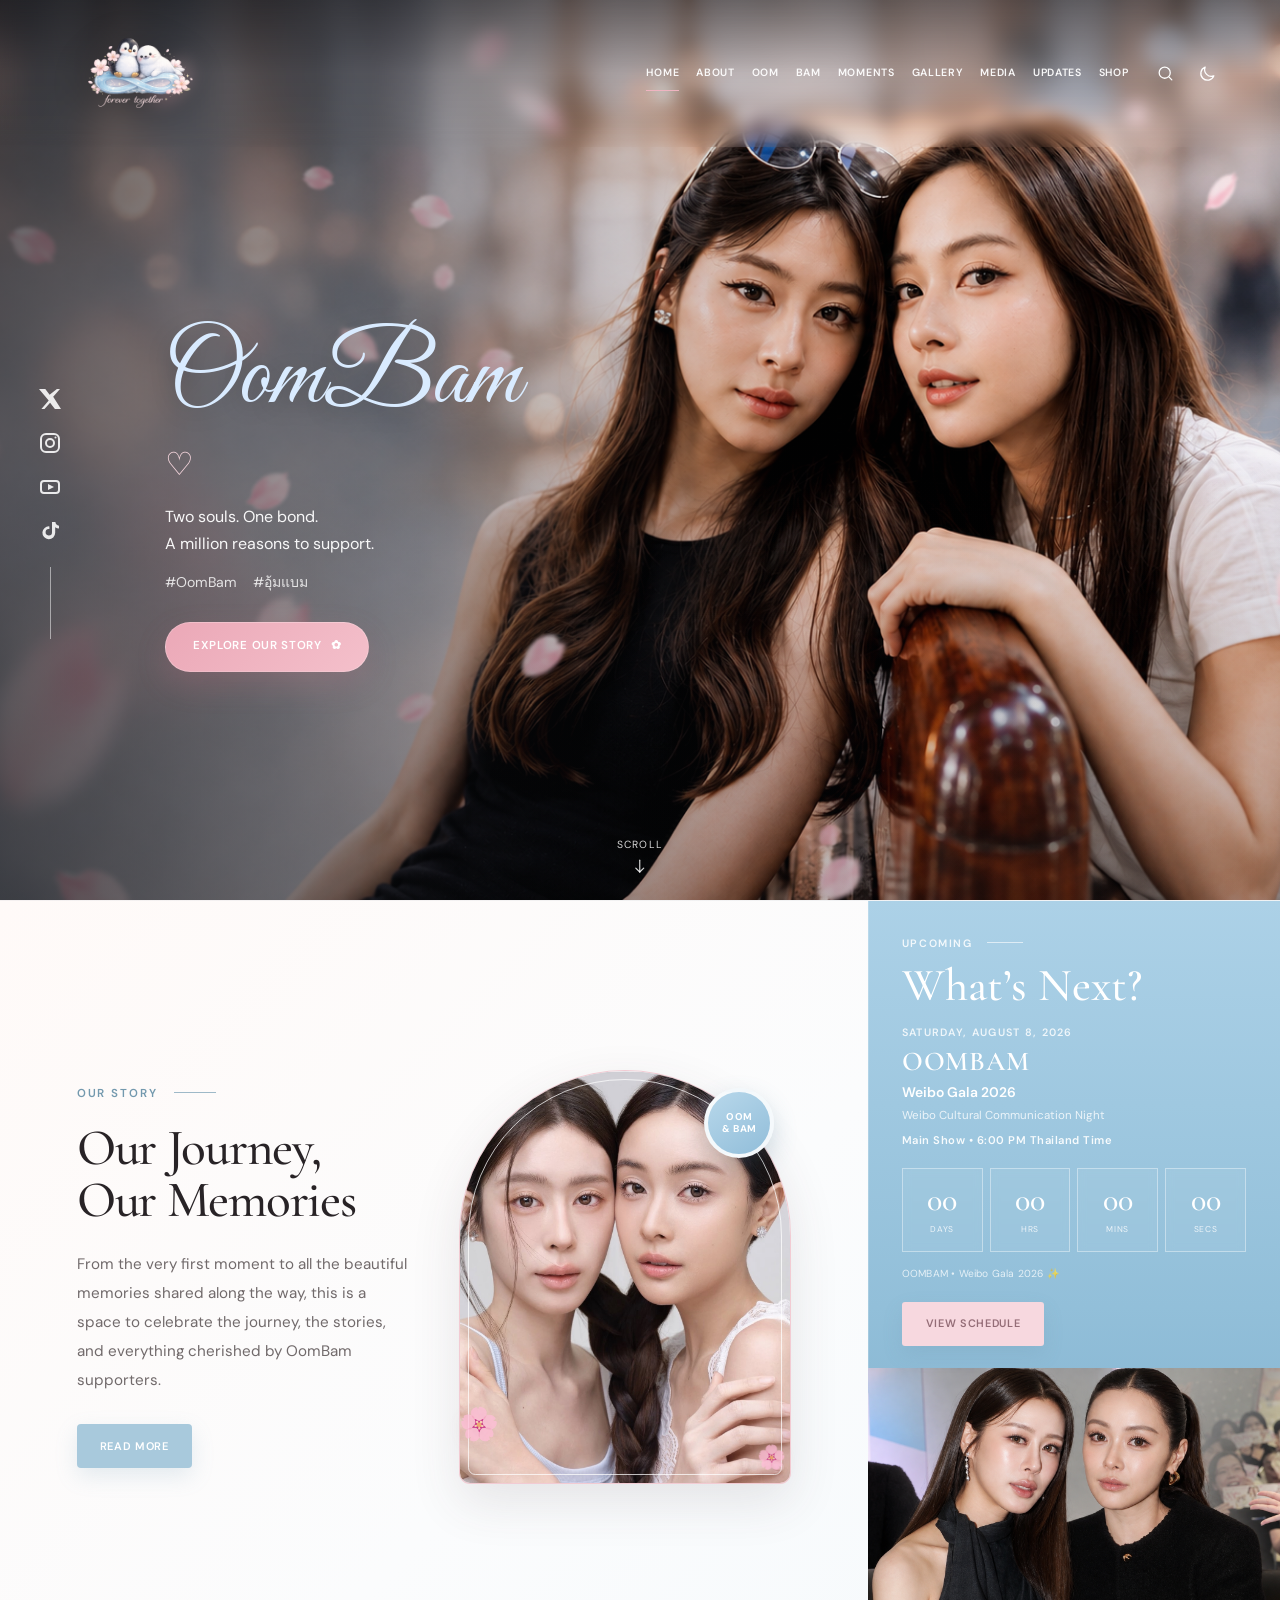
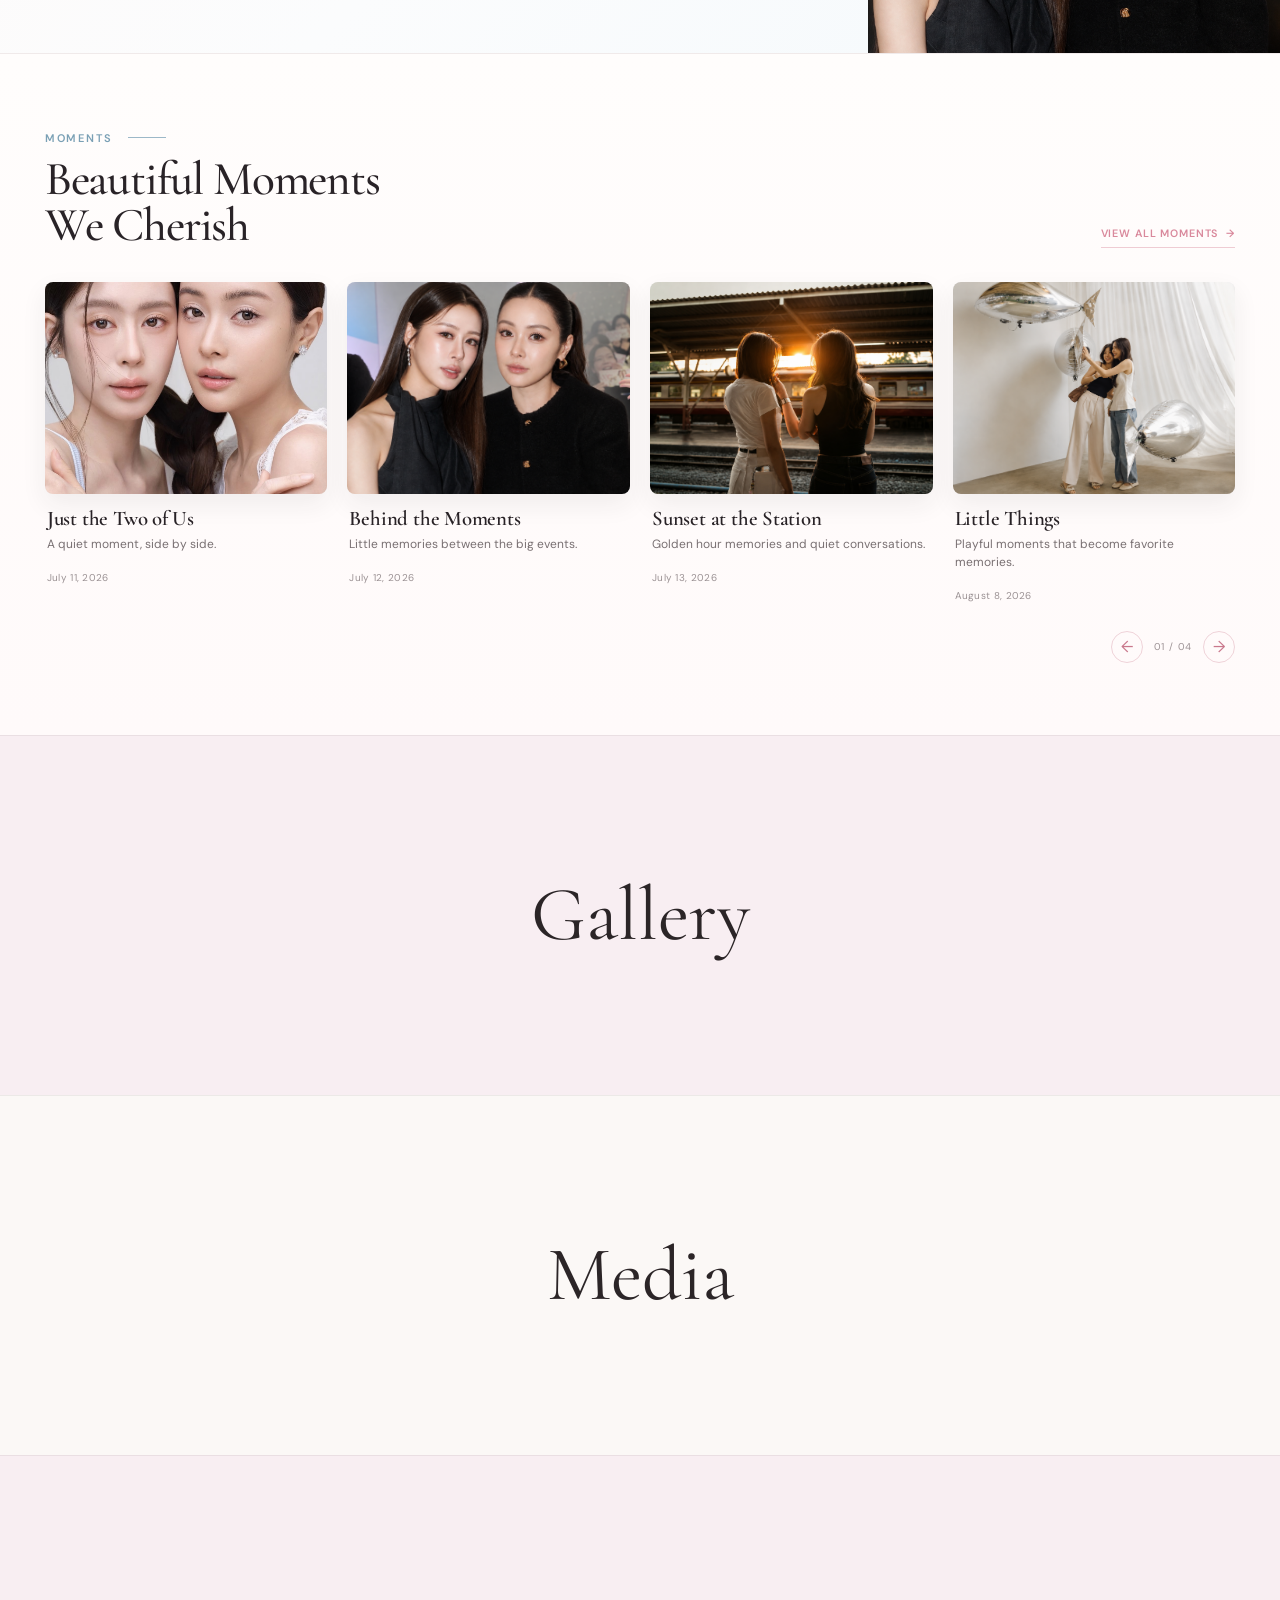
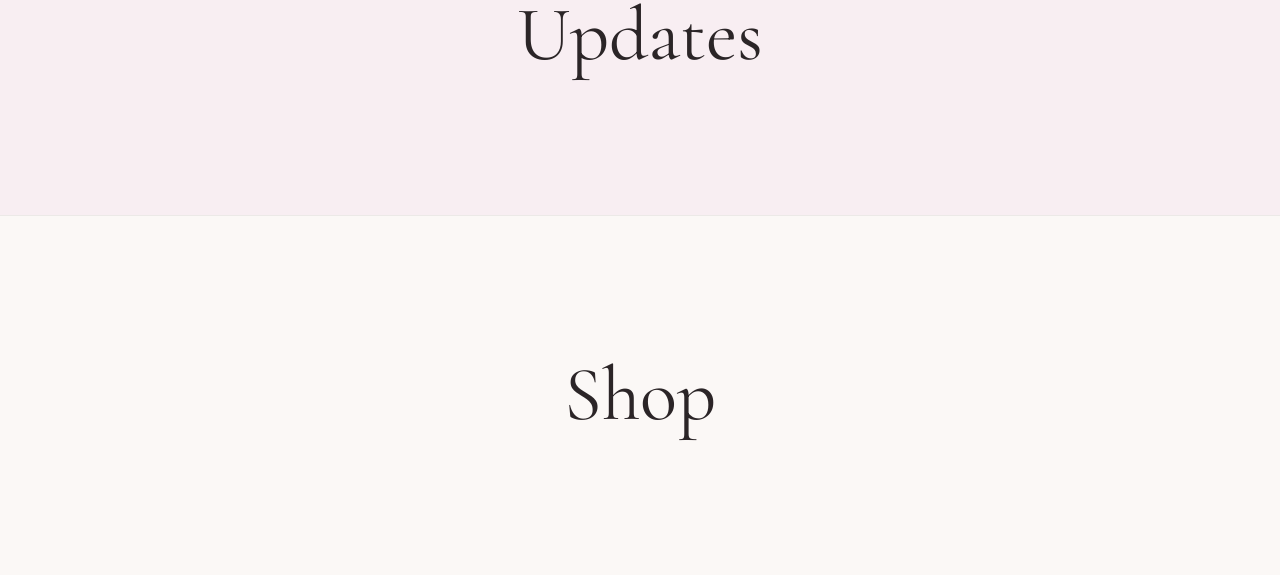
<file: index.html>
<!DOCTYPE html>
<html lang="en">

<head>
  <meta charset="UTF-8">

  <meta
    name="viewport"
    content="width=device-width, initial-scale=1.0"
  >

  <meta
    name="description"
    content="An unofficial OomBam fan site celebrating Oom Eisaya and Bam Saralee."
  >

  <title>OomBam | Forever Together</title>

  <link rel="preconnect" href="https://fonts.googleapis.com">

  <link
    rel="preconnect"
    href="https://fonts.gstatic.com"
    crossorigin
  >

  <link
    href="https://fonts.googleapis.com/css2?family=Cormorant+Garamond:wght@400;500;600&family=DM+Sans:wght@400;500;600;700&family=Great+Vibes&display=swap"
    rel="stylesheet"
  >

  <link
    rel="stylesheet"
    href="css/style.css"
  >
</head>

<body>

  <!-- =========================
       HEADER
  ========================== -->

  <header
    class="site-header"
    id="siteHeader"
  >

    <a
      href="#home"
      class="brand"
      aria-label="OomBam home"
    >
      <img
        src="assets/images/logo-icon-v2.png"
        alt="OomBam Forever Together"
        class="brand-logo"
      >
    </a>

    <nav
      class="desktop-nav"
      aria-label="Main navigation"
    >
      <a href="#home" class="nav-link active">Home</a>
      <a href="#about" class="nav-link">About</a>
      <a href="oom.html" class="nav-link">Oom</a>
      <a href="bam.html" class="nav-link">Bam</a>
      <a href="#moments" class="nav-link">Moments</a>
      <a href="#gallery" class="nav-link">Gallery</a>
      <a href="#media" class="nav-link">Media</a>
      <a href="#updates" class="nav-link">Updates</a>
      <a href="#shop" class="nav-link">Shop</a>
    </nav>

    <div class="header-actions">

      <button
        class="header-icon"
        type="button"
        aria-label="Search"
      >
        <svg
          viewBox="0 0 24 24"
          aria-hidden="true"
        >
          <circle cx="11" cy="11" r="7"></circle>
          <path d="M20 20L16.6 16.6"></path>
        </svg>
      </button>

      <button
        class="header-icon"
        id="themeToggle"
        type="button"
        aria-label="Switch theme"
      >
        <svg
          viewBox="0 0 24 24"
          aria-hidden="true"
        >
          <path
            d="M20 15A8.5 8.5 0 0 1 9 4
               8.5 8.5 0 1 0 20 15Z"
          ></path>
        </svg>
      </button>

      <button
        class="menu-toggle"
        id="menuToggle"
        type="button"
        aria-label="Open navigation menu"
        aria-expanded="false"
        aria-controls="mobileMenu"
      >
        <span></span>
        <span></span>
        <span></span>
      </button>

    </div>

  </header>


  <!-- =========================
       MOBILE MENU
  ========================== -->

  <div
    class="mobile-menu"
    id="mobileMenu"
    aria-hidden="true"
  >

    <nav
      class="mobile-menu-panel"
      aria-label="Mobile navigation"
    >
      <a href="#home">Home</a>
      <a href="#about">About</a>
      <a href="oom.html">Oom</a>
      <a href="bam.html">Bam</a>
      <a href="#moments">Moments</a>
      <a href="#gallery">Gallery</a>
      <a href="#media">Media</a>
      <a href="#updates">Updates</a>
      <a href="#shop">Shop</a>
    </nav>

  </div>


  <main>

    <!-- =========================
         HERO
    ========================== -->

    <section
      class="hero"
      id="home"
    >

      <div
        class="hero-background"
        aria-hidden="true"
      ></div>

      <div
        class="hero-overlay"
        aria-hidden="true"
      ></div>

      <aside
    class="hero-socials"
    aria-label="OomBam social media links"
>

    <!-- X -->

    <a
        href="https://x.com/oombam_ch3?s=11&t=mloznPWW6xAc3ztlZzFEMg"
        target="_blank"
        rel="noopener noreferrer"
        aria-label="Follow OomBam on X"
        class="social-icon"
    >
        <svg viewBox="0 0 24 24">
            <path
                d="M18.9 2H22l-6.8 7.8L23 22h-6.1l-4.8-6.3L6.5 22H3.4l7.3-8.4L1 2h6.3l4.3 5.8L18.9 2Z"
                fill="currentColor"
            />
        </svg>
    </a>

    <!-- Instagram -->

    <a
        href="https://www.instagram.com/oombam_ch3?igsh=M2VrbTR3aGg3YzYy"
        target="_blank"
        rel="noopener noreferrer"
        aria-label="Follow OomBam on Instagram"
        class="social-icon"
    >
        <svg viewBox="0 0 24 24">
            <rect
                x="3"
                y="3"
                width="18"
                height="18"
                rx="5"
                fill="none"
                stroke="currentColor"
                stroke-width="2"
            />
            <circle
                cx="12"
                cy="12"
                r="4"
                fill="none"
                stroke="currentColor"
                stroke-width="2"
            />
            <circle
                cx="17.5"
                cy="6.5"
                r="1"
                fill="currentColor"
            />
        </svg>
    </a>

    <!-- YouTube -->

    <a
        href="https://youtube.com/playlist?list=PL0VVVtBqsoupB9qJQfWYq2dB02T0OXK1P&si=GM_D3Nq5OgahClzT"
        target="_blank"
        rel="noopener noreferrer"
        aria-label="Watch OomBam on YouTube"
        class="social-icon"
    >
        <svg viewBox="0 0 24 24">
            <rect
                x="3"
                y="6"
                width="18"
                height="12"
                rx="3"
                fill="none"
                stroke="currentColor"
                stroke-width="2"
            />
            <path
                d="M10 9L16 12L10 15Z"
                fill="currentColor"
            />
        </svg>
    </a>

    <!-- TikTok -->

    <a
        href="https://www.tiktok.com/@oombam_ch3"
        target="_blank"
        rel="noopener noreferrer"
        aria-label="Follow OomBam on TikTok"
        class="social-icon"
    >
        <svg viewBox="0 0 24 24">
            <path
                d="M14 3v10.2a3.2 3.2 0 1 1-2.6-3.1V7.4a6.4 6.4 0 1 0 5.8 6.4V8.3a6.7 6.7 0 0 0 3.8 1.2V6.8A4.4 4.4 0 0 1 17.4 3Z"
                fill="currentColor"
            />
        </svg>
    </a>

    <span
        class="social-line"
        aria-hidden="true"
    ></span>

</aside>

      <div class="hero-content">

        <h1 class="hero-title">
          OomBam
        </h1>

        <div
          class="hero-heart"
          aria-hidden="true"
        >
          ♡
        </div>

        <p class="hero-description">
          Two souls. One bond.<br>
          A million reasons to support.
        </p>

        <p class="hero-hashtags">
          #OomBam &nbsp;&nbsp; #อุ้มแบม
        </p>

        <a
          href="#about"
          class="primary-button"
        >
          <span>Explore Our Story</span>
          <span aria-hidden="true">✿</span>
        </a>

      </div>

      <a
        href="#about"
        class="scroll-indicator"
        aria-label="Scroll to our story"
      >

        <span>
          Scroll
        </span>

        <svg
          viewBox="0 0 24 24"
          aria-hidden="true"
        >
          <path d="M12 4V19"></path>
          <path d="M7 14L12 19L17 14"></path>
        </svg>

      </a>

    </section>


    <!-- =================================================
         OUR JOURNEY + WHAT'S NEXT
    ================================================== -->

    <section
      class="story-section"
      id="about"
    >

      <div class="story-grid">

        <!-- =========================
             OUR JOURNEY
        ========================== -->

        <article class="story-panel">

          <div class="story-copy-block">

            <p class="section-label">
              Our Story
            </p>

            <h2>
              Our Journey,<br>
              Our Memories
            </h2>

            <p class="story-copy">
              From the very first moment to all the beautiful
              memories shared along the way, this is a space
              to celebrate the journey, the stories, and
              everything cherished by OomBam supporters.
            </p>

            <a
              href="#"
              class="secondary-button"
            >
              Read More
            </a>

          </div>


          <!-- STORY PHOTO -->

          <div class="story-photo-wrap">

            <div class="story-photo-frame">

              <img
                src="assets/images/story-photo.jpg"
                alt="Oom and Bam"
                class="story-photo"
              >

            </div>

            <span class="story-badge">
              OOM<br>& BAM
            </span>

            <span
              class="story-flower story-flower-left"
              aria-hidden="true"
            >
              🌸
            </span>

            <span
              class="story-flower story-flower-right"
              aria-hidden="true"
            >
              🌸
            </span>

          </div>

        </article>


        <!-- =========================
             WHAT'S NEXT
        ========================== -->

        <aside class="upcoming-panel">

          <div class="upcoming-content">

            <p class="upcoming-label">
              Upcoming
            </p>

            <h3>
              What’s Next?
            </h3>

            <div class="upcoming-event">

              <p class="event-date">
                Saturday, August 8, 2026
              </p>

              <h4 class="event-title">
                OOMBAM
              </h4>

              <p class="event-name">
                Weibo Gala 2026
              </p>

              <p class="event-subtitle">
                Weibo Cultural Communication Night
              </p>

              <p class="event-time">
                Main Show • 6:00 PM Thailand Time
              </p>

            </div>


            <!-- LIVE COUNTDOWN -->

            <div
              class="countdown-grid"
              id="eventCountdown"
              data-event-date="2026-08-08T18:00:00+07:00"
            >

              <div class="countdown-box">

                <strong id="countdownDays">
                  --
                </strong>

                <span>
                  Days
                </span>

              </div>

              <div class="countdown-box">

                <strong id="countdownHours">
                  --
                </strong>

                <span>
                  Hrs
                </span>

              </div>

              <div class="countdown-box">

                <strong id="countdownMinutes">
                  --
                </strong>

                <span>
                  Mins
                </span>

              </div>

              <div class="countdown-box">

                <strong id="countdownSeconds">
                  --
                </strong>

                <span>
                  Secs
                </span>

              </div>

            </div>

            <p
              class="countdown-status"
              id="countdownStatus"
              aria-live="polite"
            >
              Main show • August 8, 2026 • 6:00 PM Thailand Time
            </p>

            <a
              href="#updates"
              class="schedule-button"
            >
              View Schedule
            </a>

          </div>


          <!-- UPCOMING PHOTO -->

          <div class="upcoming-photo-wrap">

            <img
              src="assets/images/upcoming-photo-v2.jpg"
              alt="Oom and Bam together at an event"
              class="upcoming-photo"
              loading="eager"
            >

          </div>

        </aside>

      </div>

    </section>


    <!-- =================================================
         EDITORIAL MOMENTS
    ================================================== -->

    <section
      class="moments-section"
      id="moments"
    >

      <div class="moments-inner">

        <!-- INTRO -->

        <div class="moments-intro">

          <div>

            <p class="moments-eyebrow">
              Moments
            </p>

            <h2 class="moments-heading">
              Beautiful Moments<br>
              We Cherish
            </h2>

          </div>

          <a
            href="#gallery"
            class="moments-view-all"
          >
            View All Moments
            <span aria-hidden="true">→</span>
          </a>

        </div>


        <!-- =========================
             MOMENTS GRID
        ========================== -->

        <div class="moments-grid">


          <!-- =========================
               MOMENT 01
          ========================== -->

          <article class="moment-card">

            <a
              href="#gallery"
              class="moment-image-link"
              aria-label="View Just the Two of Us"
            >

              <div class="moment-image-wrap">

                <img
                  src="assets/images/story-photo.jpg"
                  alt="Oom and Bam together"
                  class="moment-image"
                >

              </div>

            </a>

            <div class="moment-meta">

              <h3>
                Just the Two of Us
              </h3>

              <p>
                A quiet moment, side by side.
              </p>

              <time datetime="2026-07-11">
                July 11, 2026
              </time>

            </div>

          </article>


          <!-- =========================
               MOMENT 02
          ========================== -->

          <article class="moment-card">

            <a
              href="#gallery"
              class="moment-image-link"
              aria-label="View Behind the Moments"
            >

              <div class="moment-image-wrap">

                <img
                  src="assets/images/upcoming-photo-v2.jpg"
                  alt="Oom and Bam together at an event"
                  class="moment-image"
                >

              </div>

            </a>

            <div class="moment-meta">

              <h3>
                Behind the Moments
              </h3>

              <p>
                Little memories between the big events.
              </p>

              <time datetime="2026-07-12">
                July 12, 2026
              </time>

            </div>

          </article>


          <!-- =========================
               MOMENT 03
          ========================== -->

          <article class="moment-card">

            <a
              href="#gallery"
              class="moment-image-link"
              aria-label="View Sunset at the Station"
            >

              <div class="moment-image-wrap">

                <img
                  src="assets/images/moment-03.jpg"
                  alt="Oom and Bam together at sunset"
                  class="moment-image moment-image-sunset"
                >

              </div>

            </a>

            <div class="moment-meta">

              <h3>
                Sunset at the Station
              </h3>

              <p>
                Golden hour memories and quiet conversations.
              </p>

              <time datetime="2026-07-13">
                July 13, 2026
              </time>

            </div>

          </article>


          <!-- =========================
               MOMENT 04
          ========================== -->

          <article class="moment-card">

            <a
              href="#gallery"
              class="moment-image-link"
              aria-label="View Little Things"
            >

              <div class="moment-image-wrap">

                <img
                  src="assets/images/moment-04.jpg"
                  alt="Oom and Bam together in a bright studio"
                  class="moment-image moment-image-studio"
                >

              </div>

            </a>

            <div class="moment-meta">

              <h3>
                Little Things
              </h3>

              <p>
                Playful moments that become favorite memories.
              </p>

              <time datetime="2026-08-08">
                August 8, 2026
              </time>

            </div>

          </article>

        </div>


        <!-- =========================
             MOMENTS CONTROLS
        ========================== -->

        <div
          class="moments-controls"
          aria-label="Moments navigation"
        >

          <button
            type="button"
            class="moments-arrow"
            aria-label="Previous moments"
          >
            ←
          </button>

          <span class="moments-page">
            01 / 04
          </span>

          <button
            type="button"
            class="moments-arrow"
            aria-label="Next moments"
          >
            →
          </button>

        </div>

      </div>

    </section>


    <!-- =========================
         GALLERY
    ========================== -->

    <section
      class="placeholder-section"
      id="gallery"
    >
      <span>
        Gallery
      </span>
    </section>


    <!-- =========================
         MEDIA
    ========================== -->

    <section
      class="placeholder-section"
      id="media"
    >
      <span>
        Media
      </span>
    </section>


    <!-- =========================
         UPDATES
    ========================== -->

    <section
      class="placeholder-section"
      id="updates"
    >
      <span>
        Updates
      </span>
    </section>


    <!-- =========================
         SHOP
    ========================== -->

    <section
      class="placeholder-section"
      id="shop"
    >
      <span>
        Shop
      </span>
    </section>

  </main>


  <!-- =========================
       JAVASCRIPT
  ========================== -->

  <script src="js/script.js"></script>

</body>

</html>
</file>
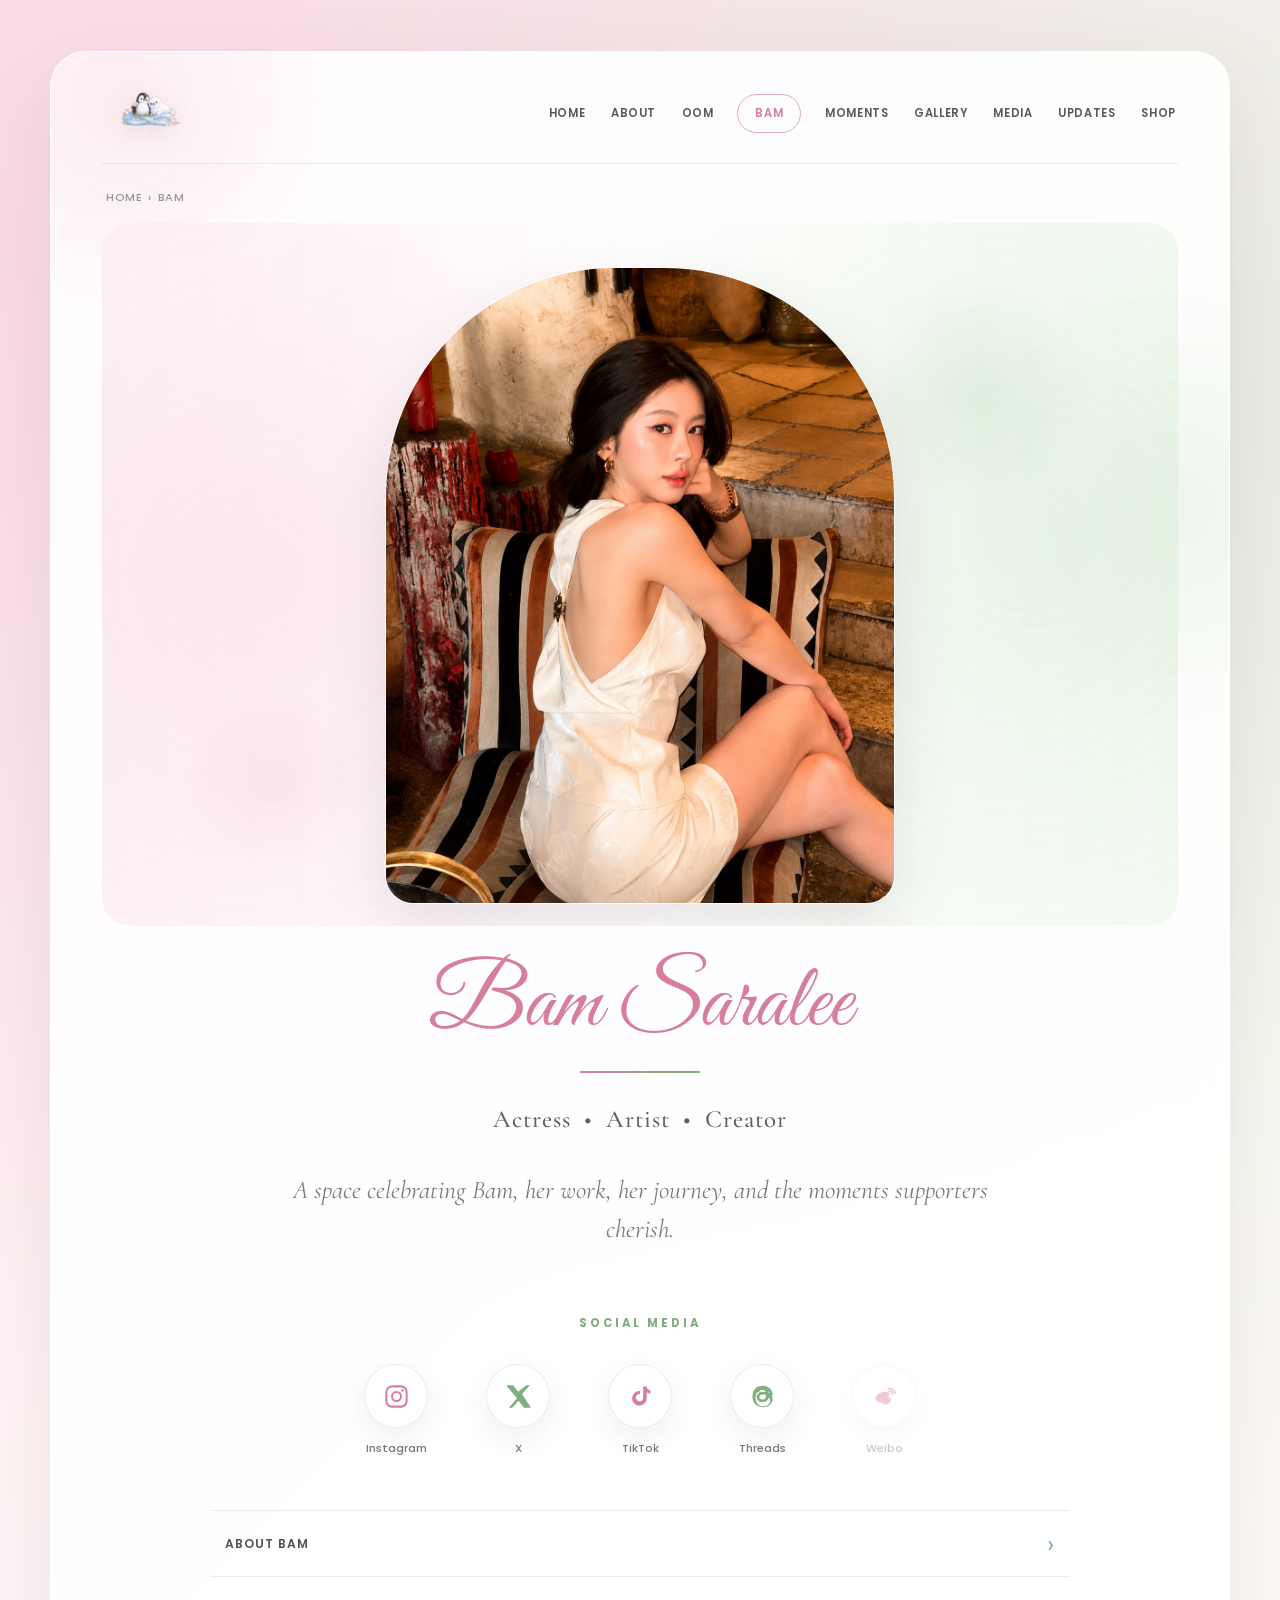
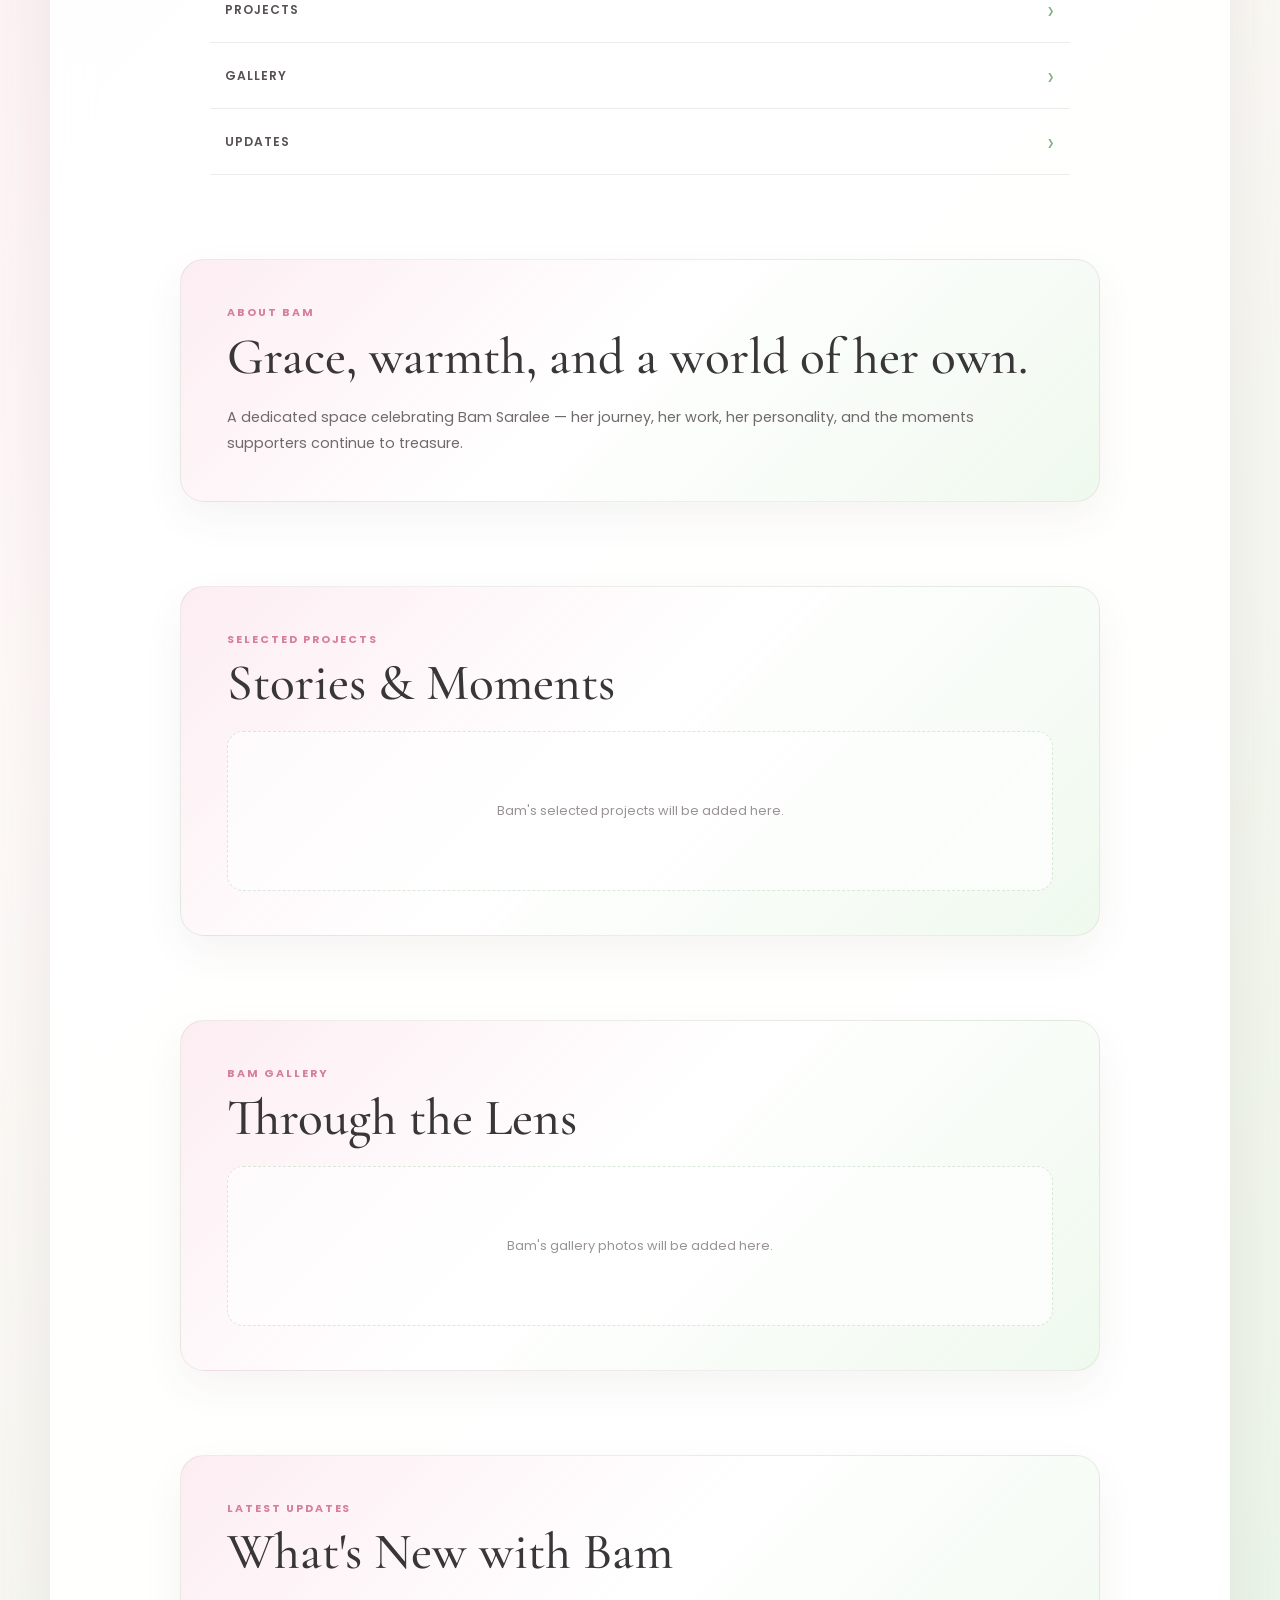
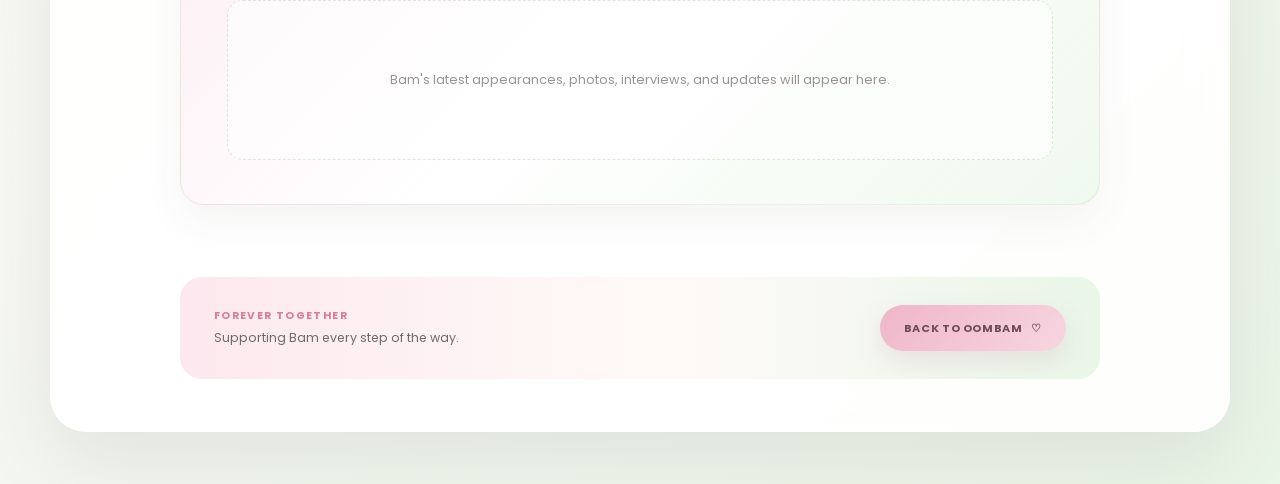
<file: bam.html>
<!DOCTYPE html>
<html lang="en">

<head>
  <meta charset="UTF-8">

  <meta
    name="viewport"
    content="width=device-width, initial-scale=1.0"
  >

  <meta
    name="description"
    content="An unofficial fan profile dedicated to Bam Saralee."
  >

  <title>Bam Saralee | OomBam Fansite</title>

  <link
    rel="preconnect"
    href="https://fonts.googleapis.com"
  >

  <link
    rel="preconnect"
    href="https://fonts.gstatic.com"
    crossorigin
  >

  <link
    href="https://fonts.googleapis.com/css2?family=Cormorant+Garamond:wght@400;500;600&family=Great+Vibes&family=Poppins:wght@300;400;500;600&display=swap"
    rel="stylesheet"
  >

  <link
    rel="stylesheet"
    href="./css/bam.css?v=3"
  >
</head>

<body>

  <main class="profile-card">

    <!-- TOP NAV -->
    <header class="top-nav">

      <a
        href="index.html"
        class="brand-link"
        aria-label="Return to OomBam homepage"
      >
        <img
          src="assets/images/logo-icon-v2.png"
          alt="OomBam Forever Together"
          class="logo"
        >
      </a>

      <nav
        class="nav-links"
        aria-label="Main navigation"
      >

        <a href="index.html">Home</a>
        <a href="index.html#story">About</a>
        <a href="oom.html">Oom</a>

        <a
          href="bam.html"
          class="active"
          aria-current="page"
        >
          Bam
        </a>

        <a href="index.html#moments">Moments</a>
        <a href="index.html#gallery">Gallery</a>
        <a href="index.html#media">Media</a>
        <a href="index.html#updates">Updates</a>
        <a href="index.html#shop">Shop</a>

      </nav>

    </header>


    <!-- BREADCRUMB -->
    <div class="breadcrumb">

      <a href="index.html">
        Home
      </a>

      <span aria-hidden="true">
        ›
      </span>

      <span>
        Bam
      </span>

    </div>


    <!-- HERO -->
    <section
      class="hero-section"
      aria-labelledby="bam-name"
    >

      <div
        class="hero-decoration hero-decoration-pink"
        aria-hidden="true"
      ></div>

      <div
        class="hero-decoration hero-decoration-green"
        aria-hidden="true"
      ></div>

      <img
        src="assets/images/bam-profile.jpg"
        alt="Bam Saralee"
        class="hero-image"
      >

    </section>


    <!-- PROFILE INTRO -->
    <section class="profile-intro">

      <h1
        class="name-script"
        id="bam-name"
      >
        Bam Saralee
      </h1>

      <div
        class="name-accent"
        aria-hidden="true"
      ></div>

      <p class="role">
        Actress
        <span>•</span>
        Artist
        <span>•</span>
        Creator
      </p>

      <p class="quote">
        A space celebrating Bam, her work,
        her journey, and the moments supporters cherish.
      </p>

    </section>


    <!-- SOCIAL MEDIA -->
    <section
      class="social-section"
      aria-labelledby="bam-social-title"
    >

      <p
        class="social-title"
        id="bam-social-title"
      >
        Social Media
      </p>

      <div
        class="socials"
        aria-label="Bam Saralee social media links"
      >

        <!-- Instagram -->
        <a
          href="https://www.instagram.com/bbam_s/reels/?hl=en"
          target="_blank"
          rel="noopener noreferrer"
          class="social-link social-pink"
          aria-label="Bam Saralee on Instagram"
        >

          <span class="social-icon">

            <svg viewBox="0 0 24 24" aria-hidden="true">

              <rect
                x="3"
                y="3"
                width="18"
                height="18"
                rx="5"
                fill="none"
                stroke="currentColor"
                stroke-width="1.8"
              />

              <circle
                cx="12"
                cy="12"
                r="4"
                fill="none"
                stroke="currentColor"
                stroke-width="1.8"
              />

              <circle
                cx="17.3"
                cy="6.7"
                r="1.1"
                fill="currentColor"
              />

            </svg>

          </span>

          <span class="social-label">
            Instagram
          </span>

        </a>


        <!-- X -->
        <a
          href="https://x.com/Bam_Saralee?lang=en"
          target="_blank"
          rel="noopener noreferrer"
          class="social-link social-green"
          aria-label="Bam Saralee on X"
        >

          <span class="social-icon">

            <svg viewBox="0 0 24 24" aria-hidden="true">

              <path
                d="M18.9 2H22l-6.8 7.8L23 22h-6.1l-4.8-6.3L6.5 22H3.4l7.3-8.4L1 2h6.3l4.3 5.8L18.9 2Z"
                fill="currentColor"
              />

            </svg>

          </span>

          <span class="social-label">
            X
          </span>

        </a>


        <!-- TikTok -->
        <a
          href="https://www.tiktok.com/@bbam_s?lang=en"
          target="_blank"
          rel="noopener noreferrer"
          class="social-link social-pink"
          aria-label="Bam Saralee on TikTok"
        >

          <span class="social-icon">

            <svg viewBox="0 0 24 24" aria-hidden="true">

              <path
                d="M14.4 3v10.1a3.25 3.25 0 1 1-2.7-3.2V7.2a6.5 6.5 0 1 0 5.8 6.45V8.2A6.7 6.7 0 0 0 21 9.35V6.6A4.45 4.45 0 0 1 17.35 3Z"
                fill="currentColor"
              />

            </svg>

          </span>

          <span class="social-label">
            TikTok
          </span>

        </a>


        <!-- Threads -->
        <a
          href="https://www.threads.net/@bbam_s"
          target="_blank"
          rel="noopener noreferrer"
          class="social-link social-green"
          aria-label="Bam Saralee on Threads"
        >

          <span class="social-icon">

            <svg viewBox="0 0 24 24" aria-hidden="true">

              <path
                d="M12.2 2.5c-5.2 0-9.1 3.6-9.1 9.3 0 5.8 3.8 9.7 9.3 9.7 4.4 0 7.8-2.4 8.5-6.2.6-3.2-.9-5.6-3.7-6.8-.5-3-2.4-4.8-5.2-4.8-2.6 0-4.6 1.4-5.4 3.8l2.2.8c.5-1.5 1.6-2.3 3.2-2.3 1.5 0 2.5.7 2.9 2.1-.7-.1-1.5-.2-2.3-.2-3.5 0-5.8 1.8-5.8 4.6 0 2.7 2.2 4.5 5.2 4.5 2.9 0 5-1.5 5.4-4.1 1.2.8 1.7 2 1.4 3.6-.5 2.5-2.8 4.2-6 4.2-4.2 0-6.9-3-6.9-7.6 0-4.3 2.8-7 6.8-7 3.4 0 5.8 1.9 6.4 5.1l2.3-.5C20.5 5.7 17 2.5 12.2 2.5Zm-.1 12.1c-1.8 0-2.9-.8-2.9-2.1 0-1.4 1.2-2.3 3.4-2.3.9 0 1.7.1 2.5.3v.6c0 2.2-1.1 3.5-3 3.5Z"
                fill="currentColor"
              />

            </svg>

          </span>

          <span class="social-label">
            Threads
          </span>

        </a>


        <!-- Weibo - inactive until confirmed -->
        <div
          class="social-link social-pink social-disabled"
          aria-label="Bam Saralee Weibo link coming soon"
        >

          <span class="social-icon">

            <svg viewBox="0 0 24 24" aria-hidden="true">

              <path
                d="M9.7 17.4c-3.2 0-5.7-1.6-5.7-3.8 0-1.7 1.5-3.5 4.1-4.7 3.5-1.6 6.9-1.5 8.1.3.6.9.1 2.1-.9 2.6-.3.1-.5.2-.4.4 0 .2.5.2.8.3 1.3.4 2.2 1.4 2.2 2.6 0 2.2-2.8 4.1-6.3 4.1Z"
                fill="currentColor"
              />

              <path
                d="M15.3 5.2c2.7-.7 5.4 1 6.1 3.7"
                fill="none"
                stroke="currentColor"
                stroke-width="1.7"
                stroke-linecap="round"
              />

              <path
                d="M16 7.6c1.4-.4 2.8.5 3.2 1.9"
                fill="none"
                stroke="currentColor"
                stroke-width="1.7"
                stroke-linecap="round"
              />

            </svg>

          </span>

          <span class="social-label">
            Weibo
          </span>

        </div>

      </div>

    </section>


    <!-- PROFILE MENU -->
    <nav
      class="menu-list"
      aria-label="Bam profile sections"
    >

      <a href="#about-bam">
        <span>About Bam</span>
        <span class="menu-arrow" aria-hidden="true">›</span>
      </a>

      <a href="#bam-projects">
        <span>Projects</span>
        <span class="menu-arrow" aria-hidden="true">›</span>
      </a>

      <a href="#bam-gallery">
        <span>Gallery</span>
        <span class="menu-arrow" aria-hidden="true">›</span>
      </a>

      <a href="#bam-updates">
        <span>Updates</span>
        <span class="menu-arrow" aria-hidden="true">›</span>
      </a>

    </nav>


    <!-- ABOUT -->
    <section
      class="content-section"
      id="about-bam"
    >

      <p class="content-eyebrow">
        About Bam
      </p>

      <h2>
        Grace, warmth, and a world of her own.
      </h2>

      <p>
        A dedicated space celebrating Bam Saralee —
        her journey, her work, her personality,
        and the moments supporters continue to treasure.
      </p>

    </section>


    <!-- PROJECTS -->
    <section
      class="content-section"
      id="bam-projects"
    >

      <p class="content-eyebrow">
        Selected Projects
      </p>

      <h2>
        Stories & Moments
      </h2>

      <div class="section-placeholder">
        Bam's selected projects will be added here.
      </div>

    </section>


    <!-- GALLERY -->
    <section
      class="content-section"
      id="bam-gallery"
    >

      <p class="content-eyebrow">
        Bam Gallery
      </p>

      <h2>
        Through the Lens
      </h2>

      <div class="section-placeholder">
        Bam's gallery photos will be added here.
      </div>

    </section>


    <!-- UPDATES -->
    <section
      class="content-section"
      id="bam-updates"
    >

      <p class="content-eyebrow">
        Latest Updates
      </p>

      <h2>
        What's New with Bam
      </h2>

      <div class="section-placeholder">
        Bam's latest appearances, photos,
        interviews, and updates will appear here.
      </div>

    </section>


    <!-- RETURN -->
    <section class="return-section">

      <div>

        <p class="return-kicker">
          Forever Together
        </p>

        <p>
          Supporting Bam every step of the way.
        </p>

      </div>

      <a
        href="index.html"
        class="return-button"
      >
        Back to OomBam
        <span aria-hidden="true">♡</span>
      </a>

    </section>

  </main>

</body>

</html>
</file>
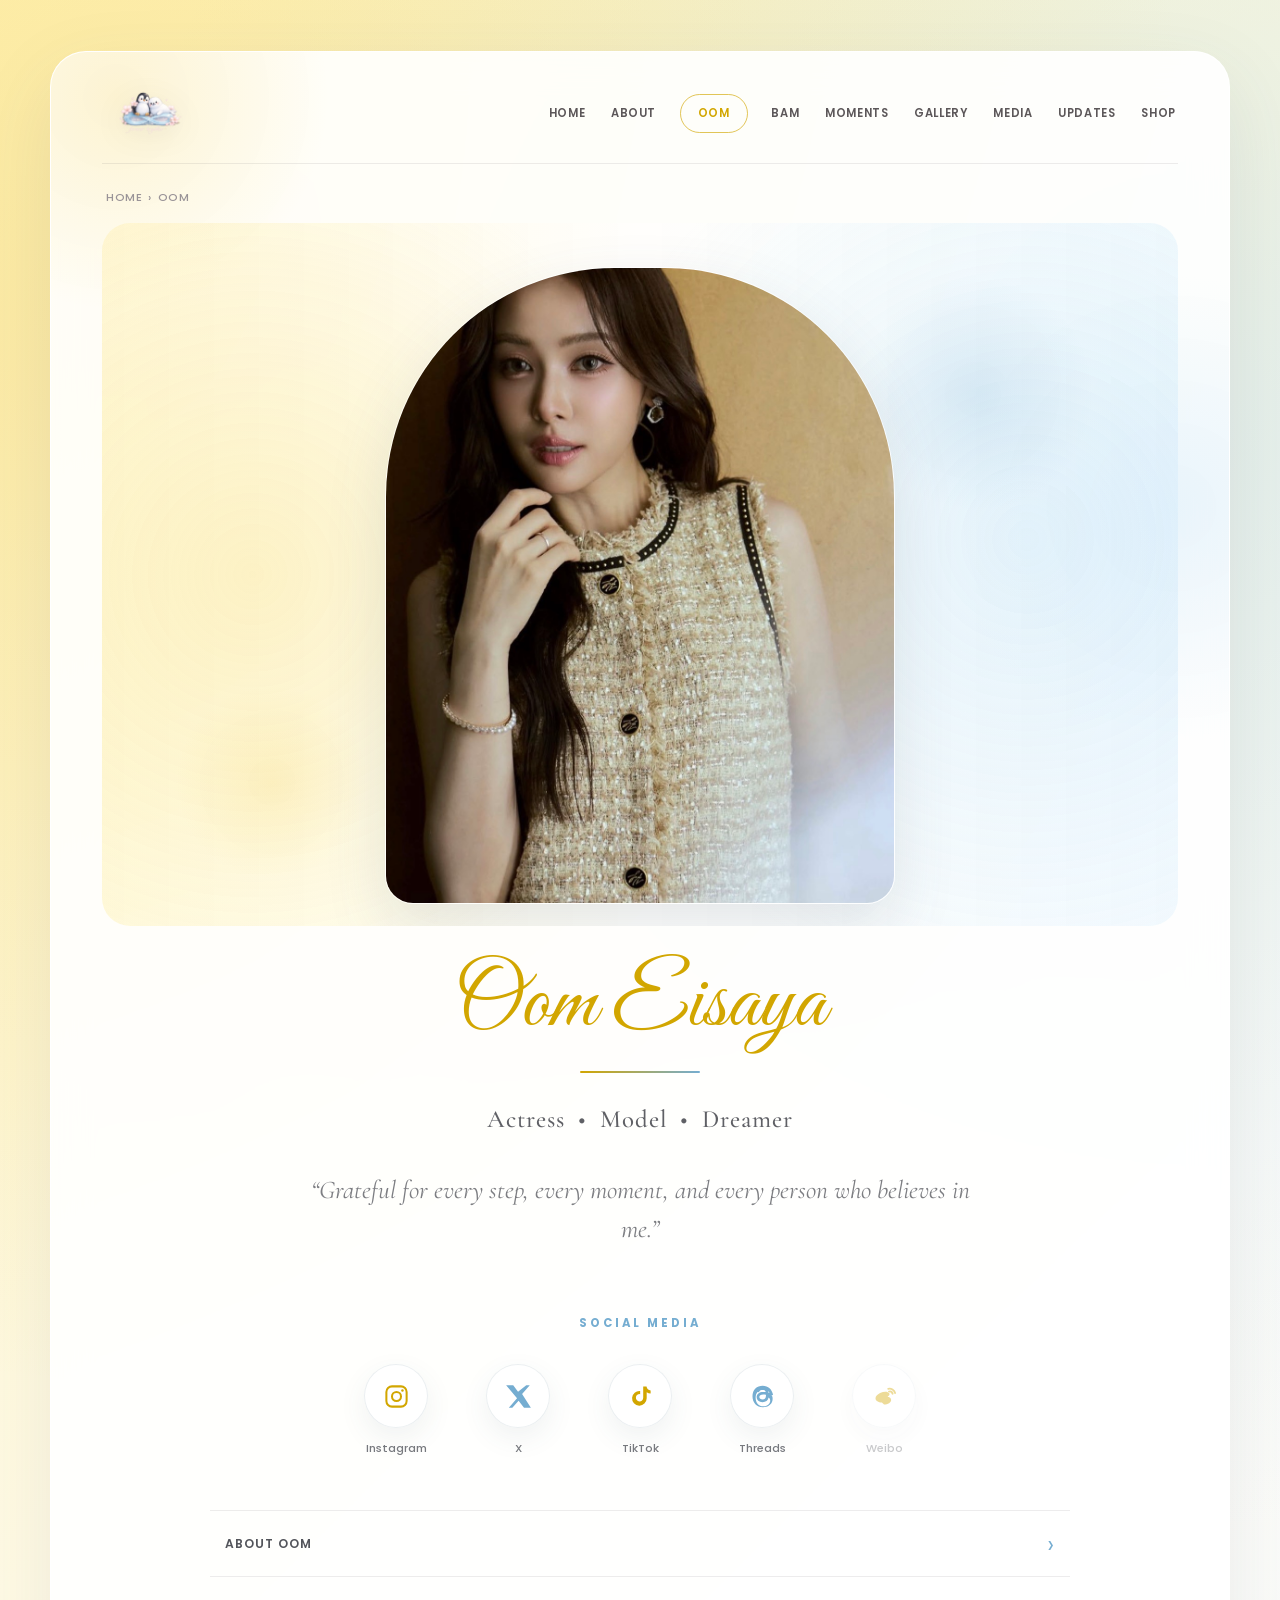
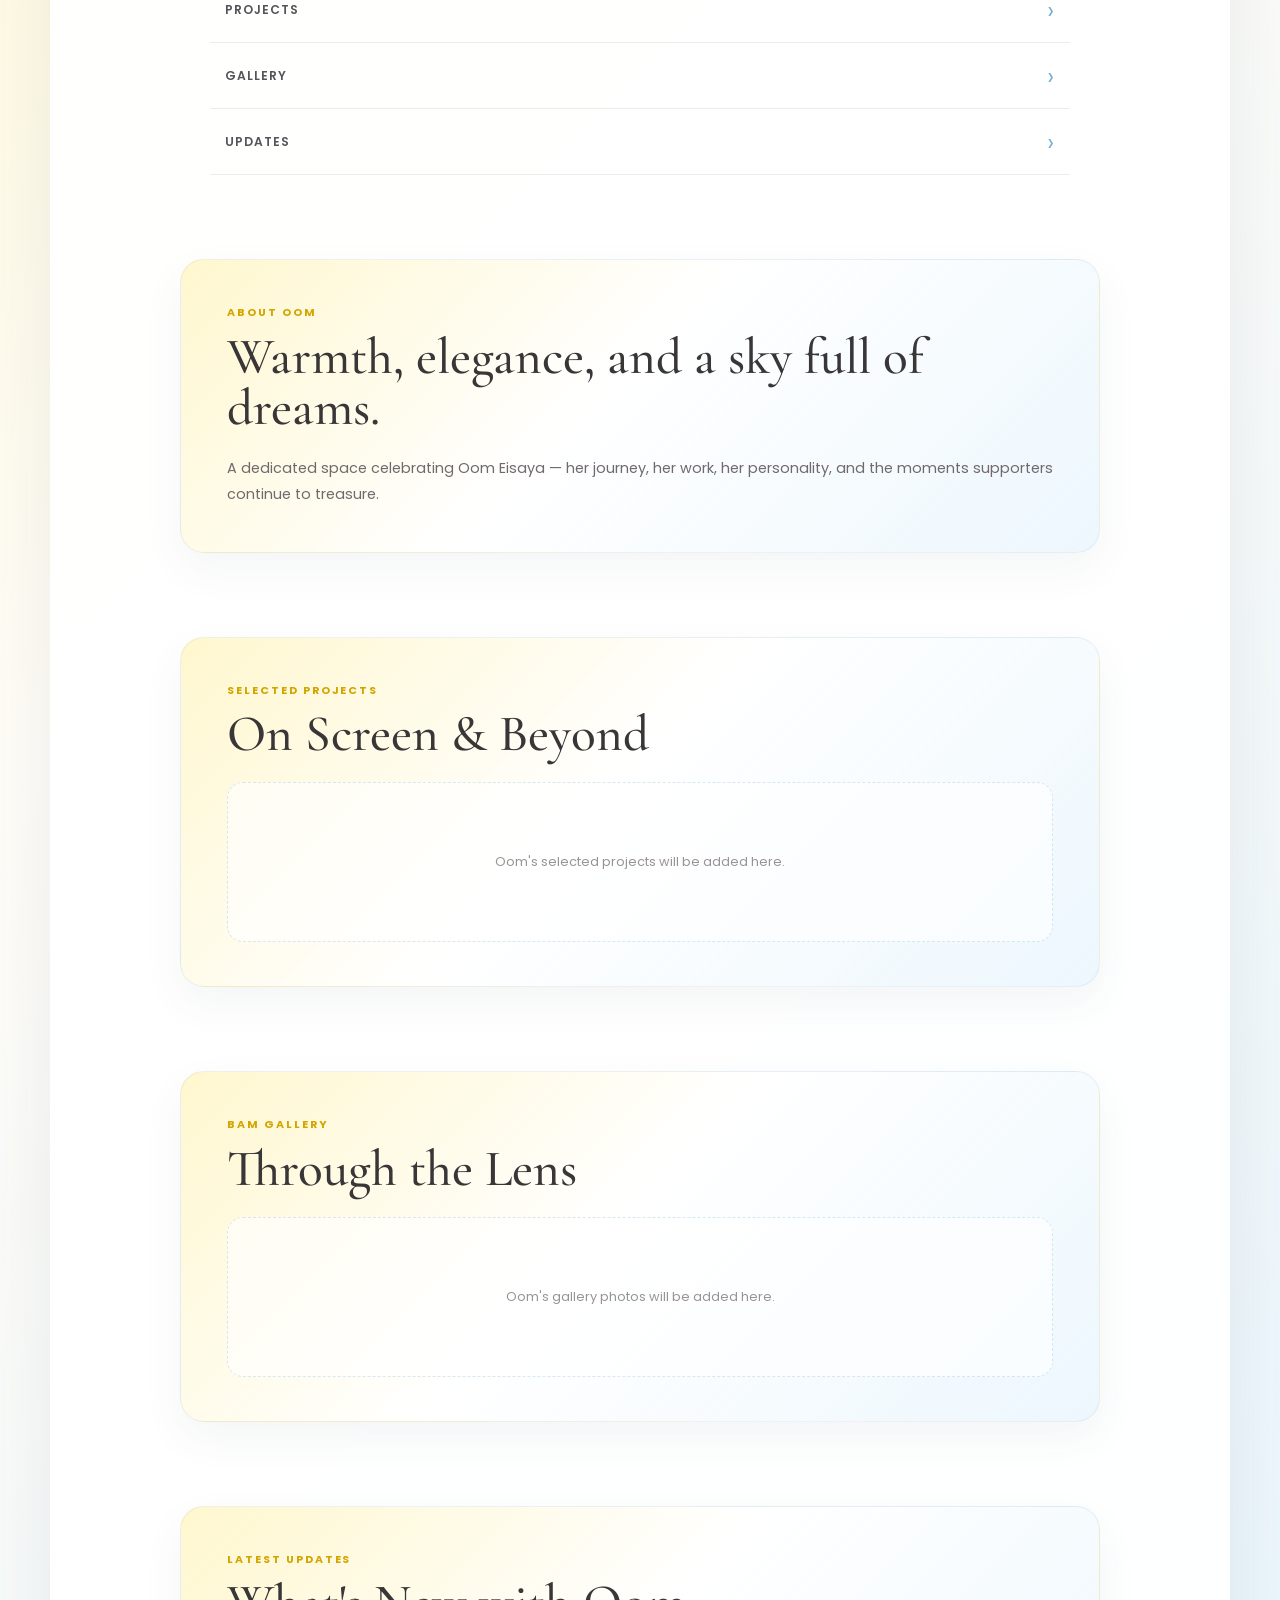
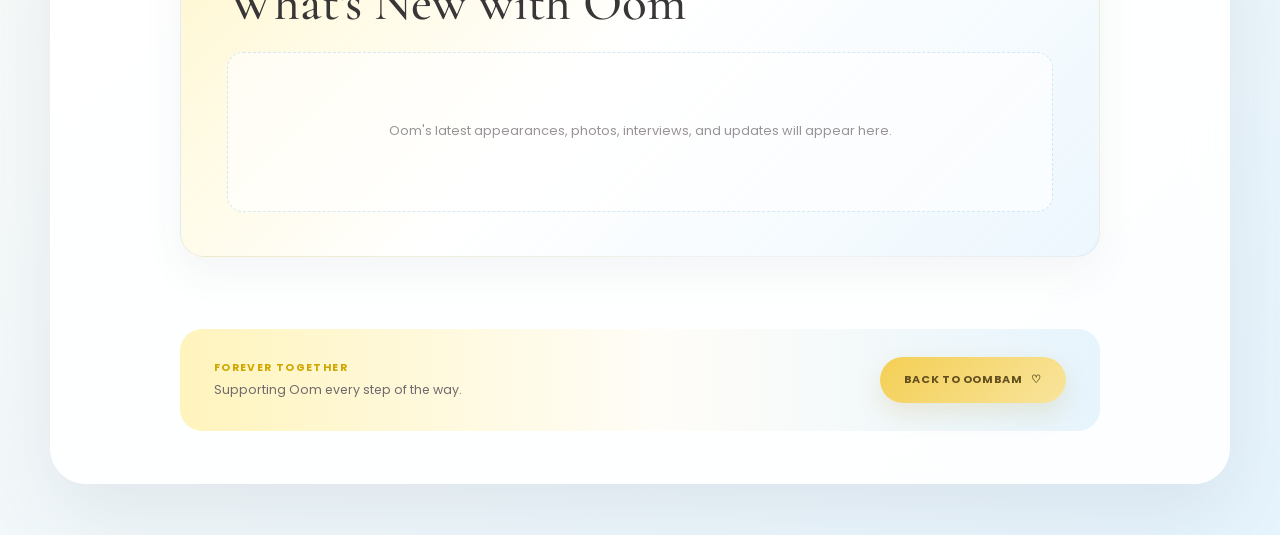
<file: oom.html>
<!DOCTYPE html>
<html lang="en">

<head>
  <meta charset="UTF-8">

  <meta
    name="viewport"
    content="width=device-width, initial-scale=1.0"
  >

  <meta
    name="description"
    content="An unofficial fan profile dedicated to Oom Eisaya."
  >

  <title>Oom Eisaya | OomBam Fansite</title>

  <link
    rel="preconnect"
    href="https://fonts.googleapis.com"
  >

  <link
    rel="preconnect"
    href="https://fonts.gstatic.com"
    crossorigin
  >

  <link
    href="https://fonts.googleapis.com/css2?family=Cormorant+Garamond:wght@400;500;600&family=Great+Vibes&family=Poppins:wght@300;400;500;600&display=swap"
    rel="stylesheet"
  >

  <link
    rel="stylesheet"
    href="./css/oom.css?v=13"
  >
</head>

<body>

  <main class="profile-card">

    <!-- TOP NAV -->
    <header class="top-nav">

      <a
        href="index.html"
        class="brand-link"
        aria-label="Return to OomBam homepage"
      >
        <img
          src="assets/images/logo-icon-v2.png"
          alt="OomBam Forever Together"
          class="logo"
        >
      </a>

      <nav
        class="nav-links"
        aria-label="Main navigation"
      >

        <a href="index.html">Home</a>
        <a href="index.html#story">About</a>
        <a
          href="oom.html"
          class="active"
          aria-current="page"
        >
          Oom
        </a>

        <a href="bam.html">Bam</a>

        <a href="index.html#moments">Moments</a>
        <a href="index.html#gallery">Gallery</a>
        <a href="index.html#media">Media</a>
        <a href="index.html#updates">Updates</a>
        <a href="index.html#shop">Shop</a>

      </nav>

    </header>


    <!-- BREADCRUMB -->
    <div class="breadcrumb">

      <a href="index.html">
        Home
      </a>

      <span aria-hidden="true">
        ›
      </span>

      <span>
        Oom
      </span>

    </div>


    <!-- HERO -->
    <section
      class="hero-section"
      aria-labelledby="oom-name"
    >

      <div
        class="hero-decoration hero-decoration-pink"
        aria-hidden="true"
      ></div>

      <div
        class="hero-decoration hero-decoration-green"
        aria-hidden="true"
      ></div>

      <img
        src="assets/images/oom-profile.jpg"
        alt="Oom Eisaya"
        class="hero-image"
      >

    </section>


    <!-- PROFILE INTRO -->
    <section class="profile-intro">

      <h1
        class="name-script"
        id="oom-name"
      >
        Oom Eisaya
      </h1>

      <div
        class="name-accent"
        aria-hidden="true"
      ></div>

      <p class="role">
        Actress
        <span>•</span>
        Model
        <span>•</span>
        Dreamer
      </p>

      <p class="quote">
        “Grateful for every step, every moment,
        and every person who believes in me.”
      </p>

    </section>


    <!-- SOCIAL MEDIA -->
    <section
      class="social-section"
      aria-labelledby="oom-social-title"
    >

      <p
        class="social-title"
        id="oom-social-title"
      >
        Social Media
      </p>

      <div
        class="socials"
        aria-label="Oom Eisaya social media links"
      >

        <!-- Instagram -->
        <a
          href="https://www.instagram.com/oomeisaya/?hl=en"
          target="_blank"
          rel="noopener noreferrer"
          class="social-link social-pink"
          aria-label="Oom Eisaya on Instagram"
        >

          <span class="social-icon">

            <svg viewBox="0 0 24 24" aria-hidden="true">

              <rect
                x="3"
                y="3"
                width="18"
                height="18"
                rx="5"
                fill="none"
                stroke="currentColor"
                stroke-width="1.8"
              />

              <circle
                cx="12"
                cy="12"
                r="4"
                fill="none"
                stroke="currentColor"
                stroke-width="1.8"
              />

              <circle
                cx="17.3"
                cy="6.7"
                r="1.1"
                fill="currentColor"
              />

            </svg>

          </span>

          <span class="social-label">
            Instagram
          </span>

        </a>


        <!-- X -->
        <a
          href="https://x.com/OomeisayaH"
          target="_blank"
          rel="noopener noreferrer"
          class="social-link social-green"
          aria-label="Oom Eisaya on X"
        >

          <span class="social-icon">

            <svg viewBox="0 0 24 24" aria-hidden="true">

              <path
                d="M18.9 2H22l-6.8 7.8L23 22h-6.1l-4.8-6.3L6.5 22H3.4l7.3-8.4L1 2h6.3l4.3 5.8L18.9 2Z"
                fill="currentColor"
              />

            </svg>

          </span>

          <span class="social-label">
            X
          </span>

        </a>


        <!-- TikTok -->
        <a
          href="https://www.tiktok.com/@oomeisayah?lang=en"
          target="_blank"
          rel="noopener noreferrer"
          class="social-link social-pink"
          aria-label="Oom Eisaya on TikTok"
        >

          <span class="social-icon">

            <svg viewBox="0 0 24 24" aria-hidden="true">

              <path
                d="M14.4 3v10.1a3.25 3.25 0 1 1-2.7-3.2V7.2a6.5 6.5 0 1 0 5.8 6.45V8.2A6.7 6.7 0 0 0 21 9.35V6.6A4.45 4.45 0 0 1 17.35 3Z"
                fill="currentColor"
              />

            </svg>

          </span>

          <span class="social-label">
            TikTok
          </span>

        </a>


        <!-- Threads -->
        <a
          href="https://www.threads.com/@oomeisaya"
          target="_blank"
          rel="noopener noreferrer"
          class="social-link social-green"
          aria-label="Oom Eisaya on Threads"
        >

          <span class="social-icon">

            <svg viewBox="0 0 24 24" aria-hidden="true">

              <path
                d="M12.2 2.5c-5.2 0-9.1 3.6-9.1 9.3 0 5.8 3.8 9.7 9.3 9.7 4.4 0 7.8-2.4 8.5-6.2.6-3.2-.9-5.6-3.7-6.8-.5-3-2.4-4.8-5.2-4.8-2.6 0-4.6 1.4-5.4 3.8l2.2.8c.5-1.5 1.6-2.3 3.2-2.3 1.5 0 2.5.7 2.9 2.1-.7-.1-1.5-.2-2.3-.2-3.5 0-5.8 1.8-5.8 4.6 0 2.7 2.2 4.5 5.2 4.5 2.9 0 5-1.5 5.4-4.1 1.2.8 1.7 2 1.4 3.6-.5 2.5-2.8 4.2-6 4.2-4.2 0-6.9-3-6.9-7.6 0-4.3 2.8-7 6.8-7 3.4 0 5.8 1.9 6.4 5.1l2.3-.5C20.5 5.7 17 2.5 12.2 2.5Zm-.1 12.1c-1.8 0-2.9-.8-2.9-2.1 0-1.4 1.2-2.3 3.4-2.3.9 0 1.7.1 2.5.3v.6c0 2.2-1.1 3.5-3 3.5Z"
                fill="currentColor"
              />

            </svg>

          </span>

          <span class="social-label">
            Threads
          </span>

        </a>


        <!-- Weibo - inactive until confirmed -->
        <div
          class="social-link social-pink social-disabled"
          aria-label="Oom Eisaya Weibo link coming soon"
        >

          <span class="social-icon">

            <svg viewBox="0 0 24 24" aria-hidden="true">

              <path
                d="M9.7 17.4c-3.2 0-5.7-1.6-5.7-3.8 0-1.7 1.5-3.5 4.1-4.7 3.5-1.6 6.9-1.5 8.1.3.6.9.1 2.1-.9 2.6-.3.1-.5.2-.4.4 0 .2.5.2.8.3 1.3.4 2.2 1.4 2.2 2.6 0 2.2-2.8 4.1-6.3 4.1Z"
                fill="currentColor"
              />

              <path
                d="M15.3 5.2c2.7-.7 5.4 1 6.1 3.7"
                fill="none"
                stroke="currentColor"
                stroke-width="1.7"
                stroke-linecap="round"
              />

              <path
                d="M16 7.6c1.4-.4 2.8.5 3.2 1.9"
                fill="none"
                stroke="currentColor"
                stroke-width="1.7"
                stroke-linecap="round"
              />

            </svg>

          </span>

          <span class="social-label">
            Weibo
          </span>

        </div>

      </div>

    </section>


    <!-- PROFILE MENU -->
    <nav
      class="menu-list"
      aria-label="Oom profile sections"
    >

      <a href="#about-oom">
        <span>About Oom</span>
        <span class="menu-arrow" aria-hidden="true">›</span>
      </a>

      <a href="#oom-projects">
        <span>Projects</span>
        <span class="menu-arrow" aria-hidden="true">›</span>
      </a>

      <a href="#oom-gallery">
        <span>Gallery</span>
        <span class="menu-arrow" aria-hidden="true">›</span>
      </a>

      <a href="#oom-updates">
        <span>Updates</span>
        <span class="menu-arrow" aria-hidden="true">›</span>
      </a>

    </nav>


    <!-- ABOUT -->
    <section
      class="content-section"
      id="about-oom"
    >

      <p class="content-eyebrow">
        About Oom
      </p>

      <h2>
        Warmth, elegance, and a sky full of dreams.
      </h2>

      <p>
        A dedicated space celebrating Oom Eisaya —
        her journey, her work, her personality,
        and the moments supporters continue to treasure.
      </p>

    </section>


    <!-- PROJECTS -->
    <section
      class="content-section"
      id="oom-projects"
    >

      <p class="content-eyebrow">
        Selected Projects
      </p>

      <h2>
        On Screen & Beyond
      </h2>

      <div class="section-placeholder">
        Oom's selected projects will be added here.
      </div>

    </section>


    <!-- GALLERY -->
    <section
      class="content-section"
      id="oom-gallery"
    >

      <p class="content-eyebrow">
        Bam Gallery
      </p>

      <h2>
        Through the Lens
      </h2>

      <div class="section-placeholder">
        Oom's gallery photos will be added here.
      </div>

    </section>


    <!-- UPDATES -->
    <section
      class="content-section"
      id="oom-updates"
    >

      <p class="content-eyebrow">
        Latest Updates
      </p>

      <h2>
        What's New with Oom
      </h2>

      <div class="section-placeholder">
        Oom's latest appearances, photos,
        interviews, and updates will appear here.
      </div>

    </section>


    <!-- RETURN -->
    <section class="return-section">

      <div>

        <p class="return-kicker">
          Forever Together
        </p>

        <p>
          Supporting Oom every step of the way.
        </p>

      </div>

      <a
        href="index.html"
        class="return-button"
      >
        Back to OomBam
        <span aria-hidden="true">♡</span>
      </a>

    </section>

  </main>

</body>

</html>
</file>
<file: css/style.css>
/* =========================
   VARIABLES
========================= */

:root {
  --white: #ffffff;
  --ivory: #fbf8f6;

  --soft-pink: #efb4c1;
  --soft-pink-light: #f8d8df;

  --soft-blue: #d9ebff;
  --soft-blue-deep: #a9cee5;

  --text-dark: #2b2527;
  --text-soft: #726a6c;

  --header-height: 102px;

  --transition: 220ms ease;
}


/* =========================
   RESET
========================= */

*,
*::before,
*::after {
  box-sizing: border-box;
}

html {
  scroll-behavior: smooth;
}

body {
  margin: 0;
  overflow-x: hidden;

  background: var(--ivory);
  color: var(--text-dark);

  font-family: "DM Sans", sans-serif;
  line-height: 1.6;
}

body.menu-open {
  overflow: hidden;
}

img {
  display: block;
  max-width: 100%;
}

a {
  color: inherit;
  text-decoration: none;
}

button {
  padding: 0;
  font: inherit;
}


/* =========================
   HEADER
========================= */

.site-header {
  position: absolute;
  top: 0;
  right: 0;
  left: 0;

  z-index: 1000;

  display: flex;
  align-items: center;

  min-height: var(--header-height);

  padding:
    20px
    clamp(42px, 4.5vw, 78px);

  color: var(--white);

  background:
    linear-gradient(
      to bottom,
      rgba(10, 12, 16, 0.45),
      rgba(10, 12, 16, 0.08),
      transparent
    );

  backdrop-filter: blur(8px);
  -webkit-backdrop-filter: blur(8px);

  transition:
    background var(--transition),
    box-shadow var(--transition),
    min-height var(--transition),
    padding var(--transition);
}

.site-header.is-scrolled {
  position: fixed;

  min-height: 72px;

  padding-top: 10px;
  padding-bottom: 10px;

  background: rgba(17, 18, 22, 0.91);

  box-shadow:
    0 10px 30px rgba(0, 0, 0, 0.14);

  backdrop-filter: blur(16px);
  -webkit-backdrop-filter: blur(16px);
}


/* =========================
   LOGO
========================= */

.brand {
  display: flex;
  align-items: center;
  flex-shrink: 0;

  padding: 0;

  background: transparent;
  border: 0;
  box-shadow: none;
}

.brand-logo {
  width: 190px;
  height: auto;

  object-fit: contain;

  background: transparent;

  filter:
    drop-shadow(
      0 7px 18px rgba(0, 0, 0, 0.28)
    );

  transition:
    width var(--transition),
    transform var(--transition);
}

.brand:hover .brand-logo {
  transform: translateY(-1px);
}

.site-header.is-scrolled .brand-logo {
  width: 150px;
}


/* =========================
   DESKTOP NAVIGATION
========================= */

.desktop-nav {
  display: flex;
  align-items: center;

  gap: clamp(18px, 1.5vw, 28px);

  margin-left: auto;
  margin-right: 12px;
}

.nav-link {
  position: relative;

  padding: 10px 0;

  color: rgba(255, 255, 255, 0.94);

  font-size: 0.71rem;
  font-weight: 600;

  letter-spacing: 0.065em;
  text-transform: uppercase;

  transition: color var(--transition);
}

.nav-link::after {
  position: absolute;

  right: 0;
  bottom: 1px;
  left: 0;

  height: 1px;

  content: "";

  background: var(--soft-pink);

  transform: scaleX(0);
  transform-origin: center;

  transition: transform var(--transition);
}

.nav-link:hover {
  color: #ffffff;
}

.nav-link:hover::after,
.nav-link.active::after {
  transform: scaleX(1);
}


/* =========================
   HEADER ACTIONS
========================= */

.header-actions {
  display: flex;
  align-items: center;

  gap: 12px;

  margin-left: 12px;
}

.header-icon {
  display: grid;
  place-items: center;

  width: 30px;
  height: 30px;

  color: var(--white);

  background: transparent;
  border: 0;

  border-radius: 50%;

  cursor: pointer;

  transition:
    background var(--transition),
    transform var(--transition);
}

.header-icon:hover {
  background: rgba(255, 255, 255, 0.1);
  transform: translateY(-1px);
}

.header-icon svg {
  width: 19px;
  height: 19px;

  fill: none;
  stroke: currentColor;
  stroke-width: 1.6;
  stroke-linecap: round;
  stroke-linejoin: round;
}


/* =========================
   HAMBURGER
========================= */

.menu-toggle {
  display: none;

  width: 30px;
  height: 30px;

  padding: 0;

  flex-direction: column;
  justify-content: center;

  gap: 5px;

  color: var(--white);

  background: transparent;
  border: 0;

  cursor: pointer;
}

.menu-toggle span {
  display: block;

  width: 23px;
  height: 1.5px;

  background: currentColor;

  transition:
    opacity var(--transition),
    transform var(--transition);
}

.menu-toggle.is-active span:nth-child(1) {
  transform:
    translateY(6.5px)
    rotate(45deg);
}

.menu-toggle.is-active span:nth-child(2) {
  opacity: 0;
}

.menu-toggle.is-active span:nth-child(3) {
  transform:
    translateY(-6.5px)
    rotate(-45deg);
}


/* =========================
   MOBILE MENU
========================= */

.mobile-menu {
  display: none;
}

.mobile-menu.is-open {
  position: fixed;
  inset: 0;

  z-index: 950;

  display: flex;
  justify-content: flex-end;

  background: rgba(7, 9, 13, 0.66);
}

.mobile-menu-panel {
  display: flex;
  flex-direction: column;

  width: min(82vw, 370px);
  height: 100%;

  padding:
    115px
    34px
    40px;

  background:
    linear-gradient(
      160deg,
      rgba(22, 24, 29, 0.99),
      rgba(45, 38, 43, 0.99)
    );

  box-shadow:
    -16px 0 45px rgba(0, 0, 0, 0.22);

  animation:
    slideMenu
    260ms
    ease
    forwards;
}

@keyframes slideMenu {
  from {
    transform: translateX(100%);
  }

  to {
    transform: translateX(0);
  }
}

.mobile-menu-panel a {
  padding: 13px 0;

  color: rgba(255, 255, 255, 0.92);

  font-family: "Cormorant Garamond", serif;
  font-size: 1.55rem;

  border-bottom:
    1px solid rgba(255, 255, 255, 0.1);
}


/* =========================
   HERO
========================= */

.hero {
  position: relative;
  isolation: isolate;

  display: flex;
  align-items: center;

  min-height: 100svh;

  overflow: hidden;

  color: var(--white);

  background: #202328;
}

.hero-background {
  position: absolute;
  inset: 0;

  z-index: -3;

  background-image:
    url("../assets/images/hero-banner.jpg");

  background-repeat: no-repeat;
  background-position: center center;
  background-size: cover;
}

.hero-overlay {
  position: absolute;
  inset: 0;

  z-index: -2;

  background:
    linear-gradient(
      90deg,
      rgba(12, 14, 18, 0.62) 0%,
      rgba(12, 14, 18, 0.35) 30%,
      rgba(12, 14, 18, 0.09) 62%,
      rgba(12, 14, 18, 0.03) 100%
    ),
    linear-gradient(
      to top,
      rgba(8, 10, 14, 0.22),
      transparent 48%
    );
}


/* =========================
   HERO CONTENT
========================= */

.hero-content {
  width: min(580px, 100%);

  margin-left:
    clamp(135px, 9vw, 170px);

  padding:
    calc(var(--header-height) + 88px)
    30px
    90px;
}

.hero-title {
  margin: 0 0 18px;

  color: var(--soft-blue);

  font-family: "Great Vibes", cursive;
  font-size: clamp(5.5rem, 8vw, 8.5rem);

  font-weight: 400;
  line-height: 1;

  text-shadow:
    0 6px 24px rgba(0, 0, 0, 0.18);
}

.hero-heart {
  width: fit-content;

  margin: 0 0 22px;

  color: var(--soft-pink-light);

  font-family: "Cormorant Garamond", serif;
  font-size: 2rem;
  line-height: 1;
}

.hero-description {
  margin: 0 0 14px;

  color: rgba(255, 255, 255, 0.95);

  font-size:
    clamp(1rem, 1.08vw, 1.16rem);

  line-height: 1.7;
}

.hero-hashtags {
  margin: 0 0 28px;

  color: rgba(255, 255, 255, 0.82);

  font-size: 0.88rem;
}


/* =========================
   PRIMARY BUTTON
========================= */

.primary-button {
  display: inline-flex;
  align-items: center;
  justify-content: center;

  min-height: 50px;

  padding: 0 27px;

  gap: 9px;

  color: var(--white);

  background:
    linear-gradient(
      135deg,
      #eba8b7,
      #f4c0cb
    );

  border:
    1px solid rgba(255, 255, 255, 0.2);

  border-radius: 999px;

  box-shadow:
    0 12px 30px rgba(192, 111, 130, 0.24);

  font-size: 0.72rem;
  font-weight: 600;

  letter-spacing: 0.06em;
  text-transform: uppercase;

  transition:
    transform var(--transition),
    box-shadow var(--transition);
}

.primary-button:hover {
  transform: translateY(-2px);

  box-shadow:
    0 16px 36px rgba(192, 111, 130, 0.34);
}


/* =========================
   HERO SOCIALS
========================= */

.hero-socials {
  position: absolute;

  top: 57%;

  left:
    clamp(28px, 3vw, 55px);

  display: flex;
  flex-direction: column;
  align-items: center;

  gap: 20px;

  transform: translateY(-50%);
}

.hero-socials a {
  display: grid;
  place-items: center;

  width: 24px;
  height: 24px;

  color: rgba(255, 255, 255, 0.88);

  font-size: 0.95rem;

  transition:
    color var(--transition),
    transform var(--transition);
}

.hero-socials a:hover {
  color: var(--soft-pink-light);
  transform: translateY(-2px);
}
.social-icon {

  display: flex;

  align-items: center;
  justify-content: center;

  width: 36px;
  height: 36px;
}


.social-icon svg {

  width: 24px;
  height: 24px;

  fill: currentColor;

  transition:
    transform 0.25s ease,
    opacity 0.25s ease;
}


.social-icon:hover svg {

  transform: scale(1.15);
}
.social-icon {
    width: 36px;
    height: 36px;

    display: flex;
    align-items: center;
    justify-content: center;
}

.social-icon svg {
    width: 24px;
    height: 24px;

    transition: transform 0.25s ease;
}

.social-icon:hover svg {
    transform: scale(1.15);
}

.social-line {
  width: 1px;
  height: 72px;

  margin-top: 4px;

  background: rgba(255, 255, 255, 0.5);
}


/* =========================
   SCROLL INDICATOR
========================= */

.scroll-indicator {
  position: absolute;

  right: 50%;
  bottom: 24px;

  display: flex;
  flex-direction: column;
  align-items: center;

  gap: 3px;

  color: rgba(255, 255, 255, 0.84);

  font-size: 0.65rem;

  letter-spacing: 0.12em;
  text-transform: uppercase;

  transform: translateX(50%);
}

.scroll-indicator svg {
  width: 19px;
  height: 19px;

  fill: none;
  stroke: currentColor;
  stroke-width: 1.5;
  stroke-linecap: round;
  stroke-linejoin: round;

  animation:
    scrollBounce
    1.7s
    ease-in-out
    infinite;
}

@keyframes scrollBounce {
  0%,
  100% {
    transform: translateY(0);
  }

  50% {
    transform: translateY(6px);
  }
}


/* =========================
   STORY / UPCOMING
========================= */

.story-section {
  padding: 0;

  background:
    linear-gradient(
      135deg,
      #fffaf8 0%,
      #fbfcfd 52%,
      #f4f9fc 100%
    );
}

.story-grid {
  display: grid;

  grid-template-columns:
    minmax(0, 2fr)
    minmax(380px, 0.95fr);

  width: min(1500px, 100%);

  margin: 0 auto;

  border-top:
    1px solid rgba(117, 127, 139, 0.08);
}


/* =========================
   STORY PANEL
========================= */

.story-panel {
  display: grid;

  grid-template-columns:
    minmax(390px, 1fr)
    minmax(360px, 1.05fr);

  align-items: center;

  min-height: 620px;

  gap:
    clamp(45px, 4vw, 70px);

  padding:
    72px
    clamp(55px, 6vw, 95px);
}

.story-copy-block {
  max-width: 470px;
}

.section-label {
  margin: 0 0 18px;

  color: #7399ae;

  font-size: 0.72rem;
  font-weight: 600;

  letter-spacing: 0.16em;
  text-transform: uppercase;
}

.section-label::after {
  display: inline-block;

  width: 42px;
  height: 1px;

  margin:
    0
    0
    4px
    12px;

  content: "";

  background: #9eb9c8;
}

.story-copy-block h2 {
  margin: 0 0 24px;

  color: #282326;

  font-family:
    "Cormorant Garamond",
    serif;

  font-size:
    clamp(
      3.2rem,
      3.7vw,
      4.25rem
    );

  font-weight: 500;

  line-height: 1.02;

  letter-spacing: -0.025em;
}

.story-copy {
  margin: 0 0 30px;

  color: #716a6b;

  font-size: 0.95rem;

  line-height: 1.9;
}


/* =========================
   SECONDARY BUTTON
========================= */

.secondary-button {
  display: inline-flex;
  align-items: center;
  justify-content: center;

  min-height: 44px;

  padding: 0 23px;

  color: #ffffff;

  background: #a8c9dc;

  border-radius: 4px;

  font-size: 0.69rem;
  font-weight: 600;

  letter-spacing: 0.06em;
  text-transform: uppercase;

  box-shadow:
    0 8px 22px rgba(111, 157, 184, 0.18);

  transition:
    transform var(--transition),
    background var(--transition),
    box-shadow var(--transition);
}

.secondary-button:hover {
  transform: translateY(-2px);

  background: #95bdd3;

  box-shadow:
    0 12px 28px rgba(111, 157, 184, 0.25);
}


/* =========================
   STORY PHOTO
========================= */

.story-photo-wrap {
  position: relative;

  display: flex;
  align-items: center;
  justify-content: center;

  min-height: 410px;
}

.story-photo-frame {
  position: relative;

  width: min(360px, 100%);

  aspect-ratio: 4 / 5;

  overflow: hidden;

  background: #ffffff;

  border:
    1px solid rgba(238, 183, 194, 0.72);

  border-radius:
    180px
    180px
    12px
    12px;

  box-shadow:
    0 18px 50px rgba(74, 61, 68, 0.12);
}

.story-photo-frame::before {
  position: absolute;

  inset: 8px;

  z-index: 1;

  content: "";

  pointer-events: none;

  border:
    1px solid rgba(255, 255, 255, 0.72);

  border-radius:
    170px
    170px
    8px
    8px;
}

.story-photo {
  width: 100%;
  height: 100%;

  object-fit: cover;

  object-position: center top;
}


/* =========================
   STORY BADGE
========================= */

.story-badge {
  position: absolute;

  top: 18px;
  right: 5%;

  z-index: 3;

  display: grid;
  place-items: center;

  width: 70px;
  height: 70px;

  color: #ffffff;

  background:
    linear-gradient(
      145deg,
      #b8d8eb,
      #91bdd9
    );

  border:
    4px solid rgba(255, 255, 255, 0.88);

  border-radius: 50%;

  box-shadow:
    0 10px 24px rgba(76, 124, 156, 0.24);

  font-size: 0.62rem;
  font-weight: 700;

  line-height: 1.15;
  letter-spacing: 0.04em;

  text-align: center;
}


/* =========================
   STORY FLOWERS
========================= */

.story-flower {
  position: absolute;

  z-index: 2;

  opacity: 0.72;

  filter:
    drop-shadow(
      0 4px 8px rgba(183, 117, 134, 0.18)
    );
}

.story-flower-left {
  left: 0;
  bottom: 34px;

  font-size: 2rem;
}

.story-flower-right {
  right: 5px;
  bottom: 8px;

  font-size: 1.45rem;
}


/* =========================
   UPCOMING PANEL
========================= */

.upcoming-panel {
  position: relative;

  display: flex;
  flex-direction: column;

  min-height: 700px;

  overflow: hidden;

  color: #ffffff;

  background:
    linear-gradient(
      180deg,
      #acd1e7 0%,
      #92bfd9 54%,
      #78a9c8 100%
    );

  box-shadow:
    inset 1px 0 0 rgba(255, 255, 255, 0.18);
}

.upcoming-content {
  position: relative;

  z-index: 2;

  flex: 0 0 auto;

  padding:
    34px
    34px
    22px;
}

.upcoming-label {
  margin: 0 0 10px;

  color: rgba(255, 255, 255, 0.86);

  font-size: 0.67rem;
  font-weight: 600;

  letter-spacing: 0.15em;
  text-transform: uppercase;
}

.upcoming-label::after {
  display: inline-block;

  width: 36px;
  height: 1px;

  margin:
    0
    0
    4px
    10px;

  content: "";

  background: rgba(255, 255, 255, 0.62);
}

.upcoming-panel h3 {
  margin: 0 0 16px;

  font-family:
    "Cormorant Garamond",
    serif;

  font-size:
    clamp(
      2.8rem,
      3.6vw,
      4rem
    );

  font-weight: 500;

  line-height: 1;
}


/* =========================
   EVENT DETAILS
========================= */

.upcoming-event {
  margin-bottom: 18px;
}

.event-date {
  margin: 0 0 7px;

  color: rgba(255, 255, 255, 0.82);

  font-size: 0.67rem;
  font-weight: 600;

  letter-spacing: 0.12em;
  text-transform: uppercase;
}

.event-title {
  margin: 0;

  color: #ffffff;

  font-family:
    "Cormorant Garamond",
    serif;

  font-size: 1.7rem;
  font-weight: 600;

  line-height: 1.05;

  letter-spacing: 0.03em;
}

.event-name {
  margin: 4px 0 0;

  color: #ffffff;

  font-size: 0.87rem;
  font-weight: 600;
}

.event-subtitle {
  max-width: 310px;

  margin: 4px 0 0;

  color: rgba(255, 255, 255, 0.8);

  font-size: 0.72rem;

  line-height: 1.5;
}

.event-time {
  margin: 8px 0 0;

  color: rgba(255, 255, 255, 0.92);

  font-size: 0.7rem;
  font-weight: 600;

  letter-spacing: 0.045em;
}


/* =========================
   COUNTDOWN
========================= */

.countdown-grid {
  display: grid;

  grid-template-columns:
    repeat(4, minmax(0, 1fr));

  gap: 7px;

  width: 100%;
  max-width: 390px;

  margin-bottom: 14px;
}

.countdown-box {
  display: flex;
  flex-direction: column;
  align-items: center;
  justify-content: center;

  min-width: 0;
  min-height: 84px;

  padding:
    12px
    6px;

  background:
    rgba(255, 255, 255, 0.055);

  border:
    1px solid rgba(255, 255, 255, 0.4);

  backdrop-filter: blur(4px);
  -webkit-backdrop-filter: blur(4px);
}

.countdown-box strong {
  display: block;

  min-width: 2ch;

  color: #ffffff;

  font-family:
    "Cormorant Garamond",
    serif;

  font-size: 2rem;
  font-weight: 500;

  line-height: 1;

  text-align: center;
}

.countdown-box span {
  margin-top: 7px;

  color: rgba(255, 255, 255, 0.82);

  font-size: 0.53rem;

  letter-spacing: 0.08em;
  text-transform: uppercase;
}

.countdown-status {
  margin: 0 0 20px;

  color: rgba(255, 255, 255, 0.76);

  font-size: 0.64rem;

  line-height: 1.5;

  letter-spacing: 0.02em;
}


/* =========================
   SCHEDULE BUTTON
========================= */

.schedule-button {
  display: inline-flex;
  align-items: center;
  justify-content: center;

  min-height: 44px;

  padding: 0 24px;

  color: #946d77;

  background: #f7d8df;

  border-radius: 3px;

  font-size: 0.68rem;
  font-weight: 600;

  letter-spacing: 0.06em;
  text-transform: uppercase;

  box-shadow:
    0 8px 20px rgba(100, 132, 155, 0.15);

  transition:
    transform var(--transition),
    background var(--transition);
}

.schedule-button:hover {
  transform: translateY(-2px);

  background: #f5cad4;
}


/* =========================
   WHAT'S NEXT PHOTO
========================= */

.upcoming-photo-wrap {
  position: relative;

  flex: 1 1 auto;

  width: 100%;
  min-height: 300px;

  margin-top: 0;

  overflow: hidden;

  background: #8fb8d1;
}

.upcoming-photo {
  width: 100%;
  height: 100%;

  min-height: 300px;

  object-fit: cover;
  object-position: center top;
}


/* =========================================================
   EDITORIAL MOMENTS
========================================================= */

.moments-section {
  position: relative;

  padding:
    76px
    clamp(28px, 3.5vw, 54px)
    72px;

  background:
    linear-gradient(
      180deg,
      #fffdfc 0%,
      #fffafa 100%
    );

  border-top:
    1px solid rgba(44, 38, 40, 0.07);
}

.moments-inner {
  width: min(1500px, 100%);

  margin: 0 auto;
}


/* =========================
   MOMENTS INTRO
========================= */

.moments-intro {
  display: flex;
  align-items: flex-end;
  justify-content: space-between;

  gap: 32px;

  margin-bottom: 34px;
}

.moments-eyebrow {
  margin: 0 0 10px;

  color: #7aa0b5;

  font-size: 0.69rem;
  font-weight: 600;

  letter-spacing: 0.16em;
  text-transform: uppercase;
}

.moments-eyebrow::after {
  display: inline-block;

  width: 38px;
  height: 1px;

  margin:
    0
    0
    4px
    10px;

  content: "";

  background: #9cb8c8;
}

.moments-heading {
  margin: 0;

  color: #292327;

  font-family:
    "Cormorant Garamond",
    serif;

  font-size:
    clamp(
      2.8rem,
      3.7vw,
      4.15rem
    );

  font-weight: 500;

  line-height: 0.96;

  letter-spacing: -0.025em;
}

.moments-view-all {
  display: inline-flex;
  align-items: center;

  gap: 8px;

  padding-bottom: 5px;

  color: #d9899c;

  border-bottom:
    1px solid rgba(217, 137, 156, 0.42);

  font-size: 0.67rem;
  font-weight: 600;

  letter-spacing: 0.08em;
  text-transform: uppercase;

  transition:
    color var(--transition),
    gap var(--transition),
    border-color var(--transition);
}

.moments-view-all:hover {
  gap: 12px;

  color: #c96f84;

  border-color: #c96f84;
}


/* =========================
   MOMENTS GRID
========================= */

.moments-grid {
  display: grid;

  grid-template-columns:
    repeat(4, minmax(0, 1fr));

  gap:
    clamp(
      20px,
      2vw,
      30px
    );
}


/* =========================
   MOMENT CARD
========================= */

.moment-card {
  min-width: 0;
}

.moment-image-link {
  display: block;
}

.moment-image-wrap {
  position: relative;

  aspect-ratio: 4 / 3;

  overflow: hidden;

  background:
    linear-gradient(
      145deg,
      #f3f5f7,
      #ece8e8
    );

  border-radius: 8px;

  box-shadow:
    0 10px 26px rgba(45, 38, 40, 0.07);

  transition:
    transform var(--transition),
    box-shadow var(--transition);
}

.moment-image {
  width: 100%;
  height: 100%;

  object-fit: cover;

  object-position: center;

  transition:
    transform 450ms ease,
    filter 450ms ease;
}

.moment-image-sunset {
  object-position: center 48%;
}

.moment-image-studio {
  object-position: center 45%;
}

.moment-card:hover .moment-image-wrap {
  transform: translateY(-4px);

  box-shadow:
    0 16px 34px rgba(45, 38, 40, 0.12);
}

.moment-card:hover .moment-image {
  transform: scale(1.035);

  filter: brightness(1.02);
}


/* =========================
   MOMENT META
========================= */

.moment-meta {
  padding:
    14px
    2px
    0;
}

.moment-meta h3 {
  margin: 0 0 5px;

  color: #292327;

  font-family:
    "Cormorant Garamond",
    serif;

  font-size:
    clamp(
      1.3rem,
      1.5vw,
      1.62rem
    );

  font-weight: 600;

  line-height: 1.06;

  letter-spacing: -0.01em;
}

.moment-meta p {
  margin: 0 0 10px;

  color: #797072;

  font-size: 0.75rem;

  line-height: 1.5;
}

.moment-meta time {
  color: #9a9193;

  font-size: 0.62rem;

  letter-spacing: 0.03em;
}


/* =========================
   MOMENTS CONTROLS
========================= */

.moments-controls {
  display: flex;
  align-items: center;
  justify-content: flex-end;

  gap: 11px;

  margin-top: 24px;
}

.moments-arrow {
  display: grid;
  place-items: center;

  width: 32px;
  height: 32px;

  color: #c9788c;

  background: transparent;

  border:
    1px solid rgba(201, 120, 140, 0.3);

  border-radius: 50%;

  cursor: pointer;

  transition:
    color var(--transition),
    border-color var(--transition),
    background var(--transition),
    transform var(--transition);
}

.moments-arrow:hover {
  color: #ffffff;

  background: #d8899d;

  border-color: #d8899d;

  transform: translateY(-2px);
}

.moments-page {
  color: #9c9294;

  font-size: 0.62rem;

  letter-spacing: 0.08em;
}


/* =========================
   PLACEHOLDERS
========================= */

.placeholder-section {
  display: grid;
  place-items: center;

  min-height: 40vh;

  background: #fbf8f6;

  border-top:
    1px solid rgba(42, 37, 37, 0.07);
}

.placeholder-section:nth-of-type(even) {
  background: #f8eef2;
}

.placeholder-section span {
  font-family:
    "Cormorant Garamond",
    serif;

  font-size:
    clamp(
      3rem,
      6vw,
      5.2rem
    );
}


/* =========================
   DARK MODE
========================= */

body.dark-theme {
  background: #17181c;

  color: #f4efed;
}

body.dark-theme .story-section {
  background:
    linear-gradient(
      135deg,
      #191a1f,
      #20242b
    );
}

body.dark-theme .story-copy-block h2,
body.dark-theme .moments-heading,
body.dark-theme .moment-meta h3 {
  color: #f4efed;
}

body.dark-theme .story-copy,
body.dark-theme .moment-meta p {
  color: #bbb4b0;
}

body.dark-theme .moments-section {
  background:
    linear-gradient(
      180deg,
      #191a1f,
      #1f2025
    );

  border-color:
    rgba(255, 255, 255, 0.07);
}

body.dark-theme .moment-image-wrap {
  background: #25272e;

  box-shadow:
    0 12px 30px rgba(0, 0, 0, 0.16);
}

body.dark-theme .moment-meta time,
body.dark-theme .moments-page {
  color: #91898b;
}

body.dark-theme .placeholder-section {
  background: #1b1c21;

  border-color:
    rgba(255, 255, 255, 0.07);
}

body.dark-theme
.placeholder-section:nth-of-type(even) {
  background: #222027;
}


/* =========================
   RESPONSIVE - LARGE
========================= */

@media (max-width: 1360px) {

  .brand-logo {
    width: 160px;
  }

  .desktop-nav {
    gap: 17px;
  }

  .nav-link {
    font-size: 0.66rem;
  }

  .header-actions {
    margin-left: 10px;
  }

  .story-panel {
    grid-template-columns:
      minmax(330px, 1fr)
      minmax(330px, 1fr);
  }

  .countdown-grid {
    max-width: 360px;
  }

  .upcoming-panel {
    min-height: 660px;
  }

  .upcoming-photo-wrap,
  .upcoming-photo {
    min-height: 285px;
  }

  .moments-grid {
    gap: 20px;
  }
}


/* =========================
   RESPONSIVE - TABLET
========================= */

@media (max-width: 1180px) {

  .story-grid {
    grid-template-columns: 1fr;
  }

  .story-panel {
    grid-template-columns:
      minmax(300px, 0.95fr)
      minmax(320px, 1fr);
  }

  .upcoming-panel {
    min-height: auto;
  }

  .upcoming-content {
    padding:
      44px
      42px
      26px;
  }

  .countdown-grid {
    max-width: 390px;
  }

  .upcoming-photo-wrap {
    flex: none;
    height: 380px;
    min-height: 380px;
  }

  .upcoming-photo {
    min-height: 380px;

    object-position: center top;
  }

  .moments-grid {
    grid-template-columns:
      repeat(2, minmax(0, 1fr));

    row-gap: 34px;
  }
}


@media (max-width: 1100px) {

  .desktop-nav {
    display: none;
  }

  .menu-toggle {
    display: flex;
  }

  .header-actions {
    margin-left: auto;
  }

  .hero-content {
    margin-left:
      clamp(
        80px,
        9vw,
        120px
      );
  }
}


/* =========================
   RESPONSIVE - MOBILE
========================= */

@media (max-width: 768px) {

  :root {
    --header-height: 76px;
  }

  .site-header {
    padding: 12px 18px;
  }

  .site-header.is-scrolled {
    min-height: 66px;
  }

  .brand-logo {
    width: 118px;
  }

  .site-header.is-scrolled .brand-logo {
    width: 105px;
  }

  /* MOBILE HERO */
  .hero {
    align-items: flex-end;
    min-height: 100svh;
  }

  .hero-background {
    background-image: url("../assets/images/hero-banner.jpg");
    background-repeat: no-repeat;
    background-size: cover;
    background-position: 61% center;
  }

  .hero-overlay {
    background:
      linear-gradient(
        to top,
        rgba(8, 10, 14, 0.92) 0%,
        rgba(8, 10, 14, 0.56) 43%,
        rgba(8, 10, 14, 0.10) 78%
      );
  }

  .hero-content {
    width: 100%;
    margin-left: 0;

    /* Push the title below the faces */
    padding:
      calc(var(--header-height) + 315px)
      24px
      115px;

    text-align: center;
  }

  .hero-title {
    margin: 0 0 18px;
    font-size: clamp(4.8rem, 20vw, 6.3rem);
    line-height: 0.95;
  }

  .hero-heart {
    margin-right: auto;
    margin-left: auto;
  }

  .hero-description {
    max-width: 540px;
    margin-right: auto;
    margin-left: auto;
  }

  .scroll-indicator {
    display: none;
  }

  /* MOBILE SOCIAL LINKS */
  .hero-socials {
    position: absolute;
    top: auto;
    left: 50%;
    bottom: 18px;
    z-index: 20;

    display: flex;
    flex-direction: row;
    align-items: center;
    justify-content: center;

    gap: 18px;
    transform: translateX(-50%);
  }

  .hero-socials .social-line {
    display: none;
  }

  .hero-socials .social-icon {
    display: flex;
    align-items: center;
    justify-content: center;

    width: 40px;
    height: 40px;
  }

  .hero-socials .social-icon svg {
    width: 24px;
    height: 24px;

    transition:
      transform 0.25s ease,
      opacity 0.25s ease;
  }

  .hero-socials .social-icon:hover svg {
    transform: scale(1.15);
  }

  /* STORY */
  .story-panel {
    grid-template-columns: 1fr;
    gap: 46px;
    padding: 74px 24px;
  }

  .story-copy-block {
    max-width: none;
  }

  .story-copy-block h2 {
    font-size: clamp(3rem, 12vw, 4rem);
  }

  .story-photo-wrap {
    min-height: 0;
  }

  .story-photo-frame {
    width: min(360px, 90vw);
  }

  .story-badge {
    top: 16px;
    right: 7%;
  }

  /* UPCOMING */
  .upcoming-content {
    padding: 44px 24px 26px;
  }

  .countdown-grid {
    max-width: none;
  }

  .upcoming-photo-wrap {
    height: 320px;
    min-height: 320px;
  }

  .upcoming-photo {
    min-height: 320px;
    object-position: center top;
  }

  /* MOMENTS */
  .moments-section {
    padding: 62px 22px 60px;
  }

  .moments-intro {
    align-items: flex-start;
    flex-direction: column;
    margin-bottom: 28px;
  }

  .moments-view-all {
    align-self: flex-start;
  }

  .moments-grid {
    grid-template-columns: 1fr;
    gap: 30px;
  }

  .moment-image-wrap {
    aspect-ratio: 16 / 10;
  }

  .moments-controls {
    justify-content: flex-start;
  }
}


/* =========================
   RESPONSIVE - SMALL MOBILE
========================= */

@media (max-width: 430px) {

  .brand-logo {
    width: 100px;
  }

  .site-header.is-scrolled .brand-logo {
    width: 90px;
  }

  .hero-background {
    background-position: 63% center;
  }

  .hero-content {
    padding:
      calc(var(--header-height) + 325px)
      20px
      112px;
  }

  .hero-title {
    margin: 0 0 18px;
    font-size: 4.8rem;
    line-height: 0.95;
  }

  .hero-description br {
    display: none;
  }

  .hero-socials {
    bottom: 16px;
    gap: 14px;
  }

  .hero-socials .social-icon {
    width: 36px;
    height: 36px;
  }

  .hero-socials .social-icon svg {
    width: 21px;
    height: 21px;
  }

  .mobile-menu-panel {
    width: 86vw;
    padding-right: 28px;
    padding-left: 28px;
  }

  .story-copy-block h2 {
    font-size: 3.1rem;
  }

  .story-badge {
    width: 62px;
    height: 62px;
    font-size: 0.56rem;
  }

  .upcoming-panel h3 {
    font-size: 3rem;
  }

  .event-title {
    font-size: 1.5rem;
  }

  .event-subtitle {
    font-size: 0.68rem;
  }

  .event-time {
    font-size: 0.66rem;
  }

  .countdown-grid {
    gap: 5px;
  }

  .countdown-box {
    min-height: 68px;
    padding: 9px 3px;
  }

  .countdown-box strong {
    font-size: 1.5rem;
  }

  .countdown-box span {
    font-size: 0.48rem;
  }

  .upcoming-photo-wrap {
    height: 265px;
    min-height: 265px;
  }

  .upcoming-photo {
    min-height: 265px;
    object-position: center top;
  }

  .moments-section {
    padding: 54px 20px 54px;
  }

  .moments-heading {
    font-size: 2.75rem;
  }

  .moment-meta h3 {
    font-size: 1.4rem;
  }

  .moment-meta p {
    font-size: 0.73rem;
  }
}
</file>
<file: css/bam.css>
/* =========================================================
   BAM SARALEE SOLO PROFILE
   BLUSH & GARDEN
========================================================= */

:root {
  --pink: #efb5c9;
  --pink-deep: #d67f9c;
  --pink-soft: #fce8ee;

  --green: #b8dbb6;
  --green-deep: #7faf7e;
  --green-soft: #e9f6e8;

  --cream: #fffaf8;
  --white: #ffffff;

  --ink: #393638;
  --text: #706a6d;
  --muted: #999397;

  --border: rgba(83, 72, 77, 0.1);

  --shadow:
    0 28px 80px rgba(80, 62, 70, 0.1);

  --ease: 220ms ease;
}


/* RESET */

*,
*::before,
*::after {
  box-sizing: border-box;
}

html {
  scroll-behavior: smooth;
}

body {
  min-height: 100vh;

  margin: 0;

  padding:
    clamp(24px, 4vw, 62px)
    20px;

  display: flex;
  justify-content: center;

  background:
    radial-gradient(
      circle at 10% 8%,
      rgba(239, 181, 201, 0.32),
      transparent 30%
    ),
    radial-gradient(
      circle at 92% 12%,
      rgba(184, 219, 182, 0.32),
      transparent 31%
    ),
    linear-gradient(
      135deg,
      #fde8ef 0%,
      #fffaf8 48%,
      #e9f5e7 100%
    );

  color: var(--ink);

  font-family:
    "Poppins",
    sans-serif;

  line-height: 1.6;
}

img {
  display: block;
  max-width: 100%;
}

a {
  color: inherit;
  text-decoration: none;
}


/* PROFILE CARD */

.profile-card {
  position: relative;

  width: min(1180px, 94vw);

  overflow: hidden;

  padding:
    30px
    clamp(32px, 4vw, 58px)
    52px;

  background:
    rgba(255, 255, 255, 0.91);

  border:
    1px solid rgba(255, 255, 255, 0.94);

  border-radius: 36px;

  box-shadow: var(--shadow);

  backdrop-filter: blur(18px);
  -webkit-backdrop-filter: blur(18px);
}


.profile-card::before {
  position: absolute;

  top: -170px;
  left: -150px;

  width: 430px;
  height: 430px;

  content: "";

  pointer-events: none;

  border-radius: 50%;

  background:
    radial-gradient(
      circle,
      rgba(239, 181, 201, 0.23),
      transparent 70%
    );
}


.profile-card::after {
  position: absolute;

  right: -180px;
  top: 220px;

  width: 470px;
  height: 470px;

  content: "";

  pointer-events: none;

  border-radius: 50%;

  background:
    radial-gradient(
      circle,
      rgba(184, 219, 182, 0.24),
      transparent 70%
    );
}


/* NAVIGATION */

.top-nav {
  position: relative;

  z-index: 10;

  display: flex;
  align-items: center;

  gap: 28px;

  min-height: 74px;

  padding-bottom: 18px;

  border-bottom:
    1px solid var(--border);
}


.brand-link {
  flex-shrink: 0;
}


.logo {
  width: 94px;

  filter:
    drop-shadow(
      0 6px 14px rgba(54, 48, 51, 0.08)
    );
}


.nav-links {
  display: flex;
  align-items: center;
  justify-content: flex-end;

  flex: 1;

  gap:
    clamp(
      13px,
      1.7vw,
      27px
    );

  white-space: nowrap;
}


.nav-links a {
  position: relative;

  padding: 9px 2px;

  color: #5c5759;

  font-size: 0.71rem;
  font-weight: 600;

  letter-spacing: 0.055em;
  text-transform: uppercase;

  transition:
    color var(--ease);
}


.nav-links a::after {
  position: absolute;

  right: 0;
  bottom: 0;
  left: 0;

  height: 1px;

  content: "";

  background:
    linear-gradient(
      90deg,
      var(--pink-deep),
      var(--green-deep)
    );

  transform: scaleX(0);

  transition:
    transform var(--ease);
}


.nav-links a:hover {
  color: var(--pink-deep);
}


.nav-links a:hover::after {
  transform: scaleX(1);
}


.nav-links a.active {
  padding:
    9px
    17px;

  color: var(--pink-deep);

  border:
    1px solid rgba(214, 127, 156, 0.65);

  border-radius: 999px;
}


.nav-links a.active::after {
  display: none;
}


/* BREADCRUMB */

.breadcrumb {
  position: relative;

  z-index: 5;

  display: flex;
  align-items: center;

  gap: 6px;

  padding:
    25px
    4px
    16px;

  color: var(--muted);

  font-size: 0.7rem;
  font-weight: 500;

  letter-spacing: 0.045em;

  text-transform: uppercase;
}


/* HERO */

.hero-section {
  position: relative;

  z-index: 3;

  display: flex;
  justify-content: center;

  width: 100%;

  padding:
    44px
    clamp(40px, 8vw, 130px)
    22px;

  overflow: hidden;

  background:
    radial-gradient(
      circle at 14% 50%,
      rgba(239, 181, 201, 0.22),
      transparent 44%
    ),
    radial-gradient(
      circle at 86% 45%,
      rgba(184, 219, 182, 0.23),
      transparent 46%
    ),
    linear-gradient(
      90deg,
      rgba(252, 231, 238, 0.48),
      rgba(255, 255, 255, 0.43),
      rgba(233, 246, 232, 0.48)
    );

  border-radius: 28px;
}


.hero-decoration {
  position: absolute;

  border-radius: 50%;

  pointer-events: none;
}


.hero-decoration-pink {
  left: 7%;
  bottom: 7%;

  width: 190px;
  height: 190px;

  background:
    radial-gradient(
      circle,
      rgba(239, 181, 201, 0.18),
      transparent 72%
    );
}


.hero-decoration-green {
  top: 8%;
  right: 8%;

  width: 230px;
  height: 230px;

  background:
    radial-gradient(
      circle,
      rgba(159, 201, 157, 0.19),
      transparent 72%
    );
}


.hero-image {
  position: relative;

  z-index: 3;

  width:
    min(
      510px,
      70%
    );

  aspect-ratio: 4 / 5;

  object-fit: cover;
  object-position: center center;

  border:
    1px solid rgba(255, 255, 255, 0.76);

  border-radius:
    230px
    230px
    28px
    28px;

  box-shadow:
    0 24px 60px rgba(104, 74, 86, 0.15);
}


/* INTRO */

.profile-intro {
  position: relative;

  z-index: 4;

  padding-top: 8px;

  text-align: center;
}


.name-script {
  margin:
    27px
    0
    0;

  color: var(--pink-deep);

  font-family:
    "Great Vibes",
    cursive;

  font-size:
    clamp(
      4.6rem,
      7vw,
      7rem
    );

  font-weight: 400;

  line-height: 1;
}


.name-accent {
  width: 120px;
  height: 2px;

  margin:
    20px
    auto
    0;

  background:
    linear-gradient(
      90deg,
      var(--pink-deep),
      var(--green-deep)
    );

  border-radius: 999px;
}


.role {
  margin:
    27px
    0
    0;

  color: #625c60;

  font-family:
    "Cormorant Garamond",
    serif;

  font-size: 1.55rem;

  font-weight: 500;

  letter-spacing: 0.04em;
}


.role span {
  margin:
    0
    6px;
}


.quote {
  max-width: 700px;

  margin:
    30px
    auto
    0;

  color: #81787c;

  font-family:
    "Cormorant Garamond",
    serif;

  font-size:
    clamp(
      1.25rem,
      2vw,
      1.6rem
    );

  font-style: italic;

  line-height: 1.55;
}


/* SOCIALS */

.social-section {
  position: relative;

  z-index: 5;

  margin-top: 65px;
}


.social-title {
  margin: 0;

  color: var(--green-deep);

  font-size: 0.72rem;
  font-weight: 700;

  letter-spacing: 0.26em;

  text-align: center;
  text-transform: uppercase;
}


.socials {
  display: flex;
  align-items: flex-start;
  justify-content: center;

  flex-wrap: wrap;

  gap:
    clamp(
      24px,
      4vw,
      48px
    );

  margin:
    32px
    auto
    52px;
}


.social-link {
  display: flex;
  flex-direction: column;
  align-items: center;

  gap: 12px;

  min-width: 74px;

  cursor: pointer;

  transition:
    transform var(--ease);
}


.social-icon {
  display: grid;
  place-items: center;

  width: 64px;
  height: 64px;

  background:
    rgba(255, 255, 255, 0.93);

  border:
    1px solid rgba(109, 91, 100, 0.12);

  border-radius: 50%;

  box-shadow:
    0 10px 28px rgba(91, 70, 79, 0.08);

  transition:
    background var(--ease),
    transform var(--ease),
    box-shadow var(--ease);
}


.social-icon svg {
  width: 27px;
  height: 27px;
}


.social-pink .social-icon {
  color: var(--pink-deep);
}


.social-green .social-icon {
  color: var(--green-deep);
}


.social-label {
  color: #7c777a;

  font-size: 0.7rem;
  font-weight: 500;
}


.social-link:hover {
  transform: translateY(-5px);
}


.social-pink:hover .social-icon {
  background: var(--pink-soft);

  box-shadow:
    0 14px 32px rgba(198, 116, 144, 0.15);
}


.social-green:hover .social-icon {
  background: var(--green-soft);

  box-shadow:
    0 14px 32px rgba(108, 157, 106, 0.15);
}


.social-link:hover .social-icon {
  transform: scale(1.07);
}


.social-disabled {
  opacity: 0.4;
  cursor: default;
}


.social-disabled:hover {
  transform: none;
}


.social-disabled:hover .social-icon {
  transform: none;
  background: rgba(255, 255, 255, 0.93);
}


/* PROFILE MENU */

.menu-list {
  position: relative;

  z-index: 5;

  width:
    min(
      860px,
      100%
    );

  margin:
    0
    auto;

  border-top:
    1px solid var(--border);
}


.menu-list a {
  display: flex;
  align-items: center;
  justify-content: space-between;

  min-height: 66px;

  padding:
    0
    15px;

  color: #565055;

  border-bottom:
    1px solid var(--border);

  font-size: 0.76rem;
  font-weight: 600;

  letter-spacing: 0.08em;

  text-transform: uppercase;

  transition:
    color var(--ease),
    padding var(--ease),
    background var(--ease);
}


.menu-arrow {
  color: var(--green-deep);

  font-size: 1.7rem;
  font-weight: 300;
}


.menu-list a:hover {
  padding-left: 23px;

  color: var(--pink-deep);

  background:
    linear-gradient(
      90deg,
      rgba(252, 226, 235, 0.28),
      rgba(232, 247, 230, 0.22)
    );
}


/* CONTENT */

.content-section {
  position: relative;

  z-index: 4;

  width:
    min(
      920px,
      100%
    );

  margin:
    84px
    auto
    0;

  padding:
    44px
    46px;

  background:
    linear-gradient(
      135deg,
      rgba(252, 231, 238, 0.74),
      rgba(255, 255, 255, 0.89) 46%,
      rgba(234, 247, 232, 0.74)
    );

  border:
    1px solid rgba(113, 94, 103, 0.1);

  border-radius: 24px;

  box-shadow:
    0 16px 42px rgba(87, 68, 76, 0.06);
}


.content-eyebrow {
  margin:
    0
    0
    10px;

  color: var(--pink-deep);

  font-size: 0.68rem;
  font-weight: 700;

  letter-spacing: 0.18em;

  text-transform: uppercase;
}


.content-section h2 {
  margin:
    0
    0
    22px;

  font-family:
    "Cormorant Garamond",
    serif;

  font-size:
    clamp(
      2.4rem,
      4vw,
      3.6rem
    );

  font-weight: 500;

  line-height: 1;
}


.content-section > p:last-child {
  margin: 0;

  color: var(--text);

  font-size: 0.9rem;

  line-height: 1.8;
}


.section-placeholder {
  display: grid;
  place-items: center;

  min-height: 160px;

  margin-top: 20px;

  color: var(--muted);

  background:
    rgba(255, 255, 255, 0.63);

  border:
    1px dashed rgba(127, 175, 126, 0.28);

  border-radius: 16px;

  font-size: 0.8rem;
}


/* RETURN */

.return-section {
  position: relative;

  z-index: 4;

  display: flex;
  align-items: center;
  justify-content: space-between;

  gap: 30px;

  width:
    min(
      920px,
      100%
    );

  margin:
    72px
    auto
    0;

  padding:
    28px
    34px;

  background:
    linear-gradient(
      90deg,
      var(--pink-soft),
      var(--cream) 52%,
      var(--green-soft)
    );

  border-radius: 22px;
}


.return-section p {
  margin: 0;

  color: var(--text);

  font-size: 0.78rem;
}


.return-kicker {
  margin-bottom: 3px !important;

  color: var(--pink-deep) !important;

  font-size: 0.66rem !important;
  font-weight: 700;

  letter-spacing: 0.13em;

  text-transform: uppercase;
}


.return-button {
  display: inline-flex;
  align-items: center;
  justify-content: center;

  gap: 9px;

  min-height: 46px;

  padding:
    0
    24px;

  flex-shrink: 0;

  color: #704c58;

  background:
    linear-gradient(
      135deg,
      var(--pink),
      #f7d6e1
    );

  border-radius: 999px;

  font-size: 0.69rem;
  font-weight: 700;

  letter-spacing: 0.055em;

  text-transform: uppercase;

  box-shadow:
    0 10px 26px rgba(184, 111, 137, 0.16);

  transition:
    transform var(--ease);
}


.return-button:hover {
  transform: translateY(-2px);
}


/* LAPTOP */

@media (max-width: 1100px) {

  .profile-card {
    width: min(950px, 94vw);

    padding:
      28px
      36px
      46px;
  }

  .nav-links {
    gap: 14px;
  }

  .nav-links a {
    font-size: 0.64rem;
  }

  .logo {
    width: 80px;
  }

  .hero-image {
    width: min(480px, 70%);
  }

}


/* TABLET */

@media (max-width: 850px) {

  body {
    padding:
      22px
      14px;
  }

  .profile-card {
    width: 100%;

    padding:
      22px
      24px
      40px;

    border-radius: 26px;
  }

  .top-nav {
    flex-direction: column;

    gap: 16px;
  }

  .nav-links {
    justify-content: center;

    flex-wrap: wrap;

    gap:
      9px
      16px;
  }

  .breadcrumb {
    justify-content: center;
  }

  .hero-section {
    padding:
      34px
      24px
      18px;
  }

  .hero-image {
    width: min(430px, 82%);
  }

  .socials {
    gap:
      22px
      32px;
  }

  .return-section {
    align-items: flex-start;

    flex-direction: column;
  }

}


/* MOBILE */

@media (max-width: 600px) {

  body {
    padding: 0;

    background:
      linear-gradient(
        145deg,
        #fde8ef,
        #fffaf8 50%,
        #e9f5e7
      );
  }

  .profile-card {
    width: 100%;

    min-height: 100vh;

    padding:
      18px
      16px
      38px;

    border: 0;

    border-radius: 0;

    box-shadow: none;
  }

  .logo {
    width: 72px;
  }

  .nav-links {
    gap:
      8px
      12px;
  }

  .nav-links a {
    font-size: 0.56rem;
  }

  .nav-links a.active {
    padding:
      6px
      11px;
  }

  .breadcrumb {
    padding:
      18px
      2px
      12px;

    font-size: 0.6rem;
  }

  .hero-section {
    padding:
      25px
      8px
      12px;

    border-radius: 20px;
  }

  .hero-image {
    width: min(350px, 94%);

    border-radius:
      175px
      175px
      20px
      20px;
  }

  .name-script {
    font-size:
      clamp(
        3.9rem,
        18vw,
        4.8rem
      );
  }

  .name-accent {
    width: 90px;

    margin-top: 14px;
  }

  .role {
    margin-top: 22px;

    font-size: 1.05rem;
  }

  .quote {
    max-width: 350px;

    margin-top: 22px;

    font-size: 1.08rem;
  }

  .social-section {
    margin-top: 46px;
  }

  .socials {
    gap:
      18px
      22px;

    margin-bottom: 38px;
  }

  .social-link {
    min-width: 62px;
  }

  .social-icon {
    width: 54px;
    height: 54px;
  }

  .social-icon svg {
    width: 24px;
    height: 24px;
  }

  .social-label {
    font-size: 0.61rem;
  }

  .menu-list a {
    min-height: 58px;

    padding:
      0
      8px;

    font-size: 0.66rem;
  }

  .content-section {
    margin-top: 58px;

    padding:
      30px
      24px;
  }

  .content-section h2 {
    font-size:
      clamp(
        2.2rem,
        10vw,
        2.9rem
      );
  }

  .return-section {
    margin-top: 54px;

    padding:
      24px
      22px;
  }

  .return-button {
    width: 100%;
  }

}


/* SMALL MOBILE */

@media (max-width: 390px) {

  .profile-card {
    padding-right: 13px;
    padding-left: 13px;
  }

  .nav-links {
    gap:
      7px
      9px;
  }

  .hero-image {
    width: 96%;
  }

  .name-script {
    font-size: 3.7rem;
  }

  .socials {
    gap:
      16px
      16px;
  }

  .social-icon {
    width: 50px;
    height: 50px;
  }

  .social-icon svg {
    width: 22px;
    height: 22px;
  }

}
</file>
<file: css/oom.css>
/* =========================================================
   OOM EISAYA SOLO PROFILE
   SUN & SKY
========================================================= */

:root {
  --pink: #f4cf55;
  --pink-deep: #d2a600;
  --pink-soft: #fff4bd;

  --green: #a9d5f2;
  --green-deep: #75add1;
  --green-soft: #e6f4fd;

  --cream: #fffdf8;
  --white: #ffffff;

  --ink: #393638;
  --text: #706a6d;
  --muted: #999397;

  --border: rgba(83, 72, 77, 0.1);

  --shadow:
    0 28px 80px rgba(64, 83, 96, 0.10);

  --ease: 220ms ease;
}


/* RESET */

*,
*::before,
*::after {
  box-sizing: border-box;
}

html {
  scroll-behavior: smooth;
}

body {
  min-height: 100vh;

  margin: 0;

  padding:
    clamp(24px, 4vw, 62px)
    20px;

  display: flex;
  justify-content: center;

  background:
    radial-gradient(
      circle at 10% 8%,
      rgba(244, 207, 85, 0.32),
      transparent 30%
    ),
    radial-gradient(
      circle at 92% 12%,
      rgba(169, 213, 242, 0.32),
      transparent 31%
    ),
    linear-gradient(
      135deg,
      #fff4bd 0%,
      #fffdf8 48%,
      #e6f4fd 100%
    );

  color: var(--ink);

  font-family:
    "Poppins",
    sans-serif;

  line-height: 1.6;
}

img {
  display: block;
  max-width: 100%;
}

a {
  color: inherit;
  text-decoration: none;
}


/* PROFILE CARD */

.profile-card {
  position: relative;

  width: min(1180px, 94vw);

  overflow: hidden;

  padding:
    30px
    clamp(32px, 4vw, 58px)
    52px;

  background:
    rgba(255, 255, 255, 0.91);

  border:
    1px solid rgba(255, 255, 255, 0.94);

  border-radius: 36px;

  box-shadow: var(--shadow);

  backdrop-filter: blur(18px);
  -webkit-backdrop-filter: blur(18px);
}


.profile-card::before {
  position: absolute;

  top: -170px;
  left: -150px;

  width: 430px;
  height: 430px;

  content: "";

  pointer-events: none;

  border-radius: 50%;

  background:
    radial-gradient(
      circle,
      rgba(244, 207, 85, 0.23),
      transparent 70%
    );
}


.profile-card::after {
  position: absolute;

  right: -180px;
  top: 220px;

  width: 470px;
  height: 470px;

  content: "";

  pointer-events: none;

  border-radius: 50%;

  background:
    radial-gradient(
      circle,
      rgba(169, 213, 242, 0.24),
      transparent 70%
    );
}


/* NAVIGATION */

.top-nav {
  position: relative;

  z-index: 10;

  display: flex;
  align-items: center;

  gap: 28px;

  min-height: 74px;

  padding-bottom: 18px;

  border-bottom:
    1px solid var(--border);
}


.brand-link {
  flex-shrink: 0;
}


.logo {
  width: 94px;

  filter:
    drop-shadow(
      0 6px 14px rgba(54, 48, 51, 0.08)
    );
}


.nav-links {
  display: flex;
  align-items: center;
  justify-content: flex-end;

  flex: 1;

  gap:
    clamp(
      13px,
      1.7vw,
      27px
    );

  white-space: nowrap;
}


.nav-links a {
  position: relative;

  padding: 9px 2px;

  color: #5c5759;

  font-size: 0.71rem;
  font-weight: 600;

  letter-spacing: 0.055em;
  text-transform: uppercase;

  transition:
    color var(--ease);
}


.nav-links a::after {
  position: absolute;

  right: 0;
  bottom: 0;
  left: 0;

  height: 1px;

  content: "";

  background:
    linear-gradient(
      90deg,
      var(--pink-deep),
      var(--green-deep)
    );

  transform: scaleX(0);

  transition:
    transform var(--ease);
}


.nav-links a:hover {
  color: var(--pink-deep);
}


.nav-links a:hover::after {
  transform: scaleX(1);
}


.nav-links a.active {
  padding:
    9px
    17px;

  color: var(--pink-deep);

  border:
    1px solid rgba(210, 166, 0, 0.65);

  border-radius: 999px;
}


.nav-links a.active::after {
  display: none;
}


/* BREADCRUMB */

.breadcrumb {
  position: relative;

  z-index: 5;

  display: flex;
  align-items: center;

  gap: 6px;

  padding:
    25px
    4px
    16px;

  color: var(--muted);

  font-size: 0.7rem;
  font-weight: 500;

  letter-spacing: 0.045em;

  text-transform: uppercase;
}


/* HERO */

.hero-section {
  position: relative;

  z-index: 3;

  display: flex;
  justify-content: center;

  width: 100%;

  padding:
    44px
    clamp(40px, 8vw, 130px)
    22px;

  overflow: hidden;

  background:
    radial-gradient(
      circle at 14% 50%,
      rgba(244, 207, 85, 0.22),
      transparent 44%
    ),
    radial-gradient(
      circle at 86% 45%,
      rgba(169, 213, 242, 0.23),
      transparent 46%
    ),
    linear-gradient(
      90deg,
      rgba(255, 244, 189, 0.48),
      rgba(255, 255, 255, 0.43),
      rgba(230, 244, 253, 0.48)
    );

  border-radius: 28px;
}


.hero-decoration {
  position: absolute;

  border-radius: 50%;

  pointer-events: none;
}


.hero-decoration-pink {
  left: 7%;
  bottom: 7%;

  width: 190px;
  height: 190px;

  background:
    radial-gradient(
      circle,
      rgba(244, 207, 85, 0.18),
      transparent 72%
    );
}


.hero-decoration-green {
  top: 8%;
  right: 8%;

  width: 230px;
  height: 230px;

  background:
    radial-gradient(
      circle,
      rgba(117, 173, 209, 0.19),
      transparent 72%
    );
}


.hero-image {
  position: relative;

  z-index: 3;

  width:
    min(
      510px,
      70%
    );

  aspect-ratio: 4 / 5;

  object-fit: cover;
  object-position: center center;

  border:
    1px solid rgba(255, 255, 255, 0.76);

  border-radius:
    230px
    230px
    28px
    28px;

  box-shadow:
    0 24px 60px rgba(82, 96, 105, 0.15);
}


/* INTRO */

.profile-intro {
  position: relative;

  z-index: 4;

  padding-top: 8px;

  text-align: center;
}


.name-script {
  margin:
    27px
    0
    0;

  color: var(--pink-deep);

  font-family:
    "Great Vibes",
    cursive;

  font-size:
    clamp(
      4.6rem,
      7vw,
      7rem
    );

  font-weight: 400;

  line-height: 1;
}


.name-accent {
  width: 120px;
  height: 2px;

  margin:
    20px
    auto
    0;

  background:
    linear-gradient(
      90deg,
      var(--pink-deep),
      var(--green-deep)
    );

  border-radius: 999px;
}


.role {
  margin:
    27px
    0
    0;

  color: #5f6065;

  font-family:
    "Cormorant Garamond",
    serif;

  font-size: 1.55rem;

  font-weight: 500;

  letter-spacing: 0.04em;
}


.role span {
  margin:
    0
    6px;
}


.quote {
  max-width: 700px;

  margin:
    30px
    auto
    0;

  color: #7d7e82;

  font-family:
    "Cormorant Garamond",
    serif;

  font-size:
    clamp(
      1.25rem,
      2vw,
      1.6rem
    );

  font-style: italic;

  line-height: 1.55;
}


/* SOCIALS */

.social-section {
  position: relative;

  z-index: 5;

  margin-top: 65px;
}


.social-title {
  margin: 0;

  color: var(--green-deep);

  font-size: 0.72rem;
  font-weight: 700;

  letter-spacing: 0.26em;

  text-align: center;
  text-transform: uppercase;
}


.socials {
  display: flex;
  align-items: flex-start;
  justify-content: center;

  flex-wrap: wrap;

  gap:
    clamp(
      24px,
      4vw,
      48px
    );

  margin:
    32px
    auto
    52px;
}


.social-link {
  display: flex;
  flex-direction: column;
  align-items: center;

  gap: 12px;

  min-width: 74px;

  cursor: pointer;

  transition:
    transform var(--ease);
}


.social-icon {
  display: grid;
  place-items: center;

  width: 64px;
  height: 64px;

  background:
    rgba(255, 255, 255, 0.93);

  border:
    1px solid rgba(103, 128, 145, 0.13);

  border-radius: 50%;

  box-shadow:
    0 10px 28px rgba(65, 83, 96, 0.08);

  transition:
    background var(--ease),
    transform var(--ease),
    box-shadow var(--ease);
}


.social-icon svg {
  width: 27px;
  height: 27px;
}


.social-pink .social-icon {
  color: var(--pink-deep);
}


.social-green .social-icon {
  color: var(--green-deep);
}


.social-label {
  color: #77797e;

  font-size: 0.7rem;
  font-weight: 500;
}


.social-link:hover {
  transform: translateY(-5px);
}


.social-pink:hover .social-icon {
  background: var(--pink-soft);

  box-shadow:
    0 14px 32px rgba(202, 164, 35, 0.15);
}


.social-green:hover .social-icon {
  background: var(--green-soft);

  box-shadow:
    0 14px 32px rgba(102, 168, 211, 0.15);
}


.social-link:hover .social-icon {
  transform: scale(1.07);
}


.social-disabled {
  opacity: 0.4;
  cursor: default;
}


.social-disabled:hover {
  transform: none;
}


.social-disabled:hover .social-icon {
  transform: none;
  background: rgba(255, 255, 255, 0.93);
}


/* PROFILE MENU */

.menu-list {
  position: relative;

  z-index: 5;

  width:
    min(
      860px,
      100%
    );

  margin:
    0
    auto;

  border-top:
    1px solid var(--border);
}


.menu-list a {
  display: flex;
  align-items: center;
  justify-content: space-between;

  min-height: 66px;

  padding:
    0
    15px;

  color: #52545a;

  border-bottom:
    1px solid var(--border);

  font-size: 0.76rem;
  font-weight: 600;

  letter-spacing: 0.08em;

  text-transform: uppercase;

  transition:
    color var(--ease),
    padding var(--ease),
    background var(--ease);
}


.menu-arrow {
  color: var(--green-deep);

  font-size: 1.7rem;
  font-weight: 300;
}


.menu-list a:hover {
  padding-left: 23px;

  color: var(--pink-deep);

  background:
    linear-gradient(
      90deg,
      rgba(255, 241, 173, 0.28),
      rgba(224, 244, 255, 0.22)
    );
}


/* CONTENT */

.content-section {
  position: relative;

  z-index: 4;

  width:
    min(
      920px,
      100%
    );

  margin:
    84px
    auto
    0;

  padding:
    44px
    46px;

  background:
    linear-gradient(
      135deg,
      rgba(255, 244, 189, 0.74),
      rgba(255, 255, 255, 0.89) 46%,
      rgba(230, 244, 253, 0.74)
    );

  border:
    1px solid rgba(103, 128, 145, 0.10);

  border-radius: 24px;

  box-shadow:
    0 16px 42px rgba(72, 87, 97, 0.06);
}


.content-eyebrow {
  margin:
    0
    0
    10px;

  color: var(--pink-deep);

  font-size: 0.68rem;
  font-weight: 700;

  letter-spacing: 0.18em;

  text-transform: uppercase;
}


.content-section h2 {
  margin:
    0
    0
    22px;

  font-family:
    "Cormorant Garamond",
    serif;

  font-size:
    clamp(
      2.4rem,
      4vw,
      3.6rem
    );

  font-weight: 500;

  line-height: 1;
}


.content-section > p:last-child {
  margin: 0;

  color: var(--text);

  font-size: 0.9rem;

  line-height: 1.8;
}


.section-placeholder {
  display: grid;
  place-items: center;

  min-height: 160px;

  margin-top: 20px;

  color: var(--muted);

  background:
    rgba(255, 255, 255, 0.63);

  border:
    1px dashed rgba(117, 173, 209, 0.28);

  border-radius: 16px;

  font-size: 0.8rem;
}


/* RETURN */

.return-section {
  position: relative;

  z-index: 4;

  display: flex;
  align-items: center;
  justify-content: space-between;

  gap: 30px;

  width:
    min(
      920px,
      100%
    );

  margin:
    72px
    auto
    0;

  padding:
    28px
    34px;

  background:
    linear-gradient(
      90deg,
      var(--pink-soft),
      var(--cream) 52%,
      var(--green-soft)
    );

  border-radius: 22px;
}


.return-section p {
  margin: 0;

  color: var(--text);

  font-size: 0.78rem;
}


.return-kicker {
  margin-bottom: 3px !important;

  color: var(--pink-deep) !important;

  font-size: 0.66rem !important;
  font-weight: 700;

  letter-spacing: 0.13em;

  text-transform: uppercase;
}


.return-button {
  display: inline-flex;
  align-items: center;
  justify-content: center;

  gap: 9px;

  min-height: 46px;

  padding:
    0
    24px;

  flex-shrink: 0;

  color: #63501e;

  background:
    linear-gradient(
      135deg,
      var(--pink),
      #f8e49c
    );

  border-radius: 999px;

  font-size: 0.69rem;
  font-weight: 700;

  letter-spacing: 0.055em;

  text-transform: uppercase;

  box-shadow:
    0 10px 26px rgba(180, 142, 31, 0.16);

  transition:
    transform var(--ease);
}


.return-button:hover {
  transform: translateY(-2px);
}


/* LAPTOP */

@media (max-width: 1100px) {

  .profile-card {
    width: min(950px, 94vw);

    padding:
      28px
      36px
      46px;
  }

  .nav-links {
    gap: 14px;
  }

  .nav-links a {
    font-size: 0.64rem;
  }

  .logo {
    width: 80px;
  }

  .hero-image {
    width: min(480px, 70%);
  }

}


/* TABLET */

@media (max-width: 850px) {

  body {
    padding:
      22px
      14px;
  }

  .profile-card {
    width: 100%;

    padding:
      22px
      24px
      40px;

    border-radius: 26px;
  }

  .top-nav {
    flex-direction: column;

    gap: 16px;
  }

  .nav-links {
    justify-content: center;

    flex-wrap: wrap;

    gap:
      9px
      16px;
  }

  .breadcrumb {
    justify-content: center;
  }

  .hero-section {
    padding:
      34px
      24px
      18px;
  }

  .hero-image {
    width: min(430px, 82%);
  }

  .socials {
    gap:
      22px
      32px;
  }

  .return-section {
    align-items: flex-start;

    flex-direction: column;
  }

}


/* MOBILE */

@media (max-width: 600px) {

  body {
    padding: 0;

    background:
      linear-gradient(
        145deg,
        #fff4bd,
        #fffdf8 50%,
        #e6f4fd
      );
  }

  .profile-card {
    width: 100%;

    min-height: 100vh;

    padding:
      18px
      16px
      38px;

    border: 0;

    border-radius: 0;

    box-shadow: none;
  }

  .logo {
    width: 72px;
  }

  .nav-links {
    gap:
      8px
      12px;
  }

  .nav-links a {
    font-size: 0.56rem;
  }

  .nav-links a.active {
    padding:
      6px
      11px;
  }

  .breadcrumb {
    padding:
      18px
      2px
      12px;

    font-size: 0.6rem;
  }

  .hero-section {
    padding:
      25px
      8px
      12px;

    border-radius: 20px;
  }

  .hero-image {
    width: min(350px, 94%);

    border-radius:
      175px
      175px
      20px
      20px;
  }

  .name-script {
    font-size:
      clamp(
        3.9rem,
        18vw,
        4.8rem
      );
  }

  .name-accent {
    width: 90px;

    margin-top: 14px;
  }

  .role {
    margin-top: 22px;

    font-size: 1.05rem;
  }

  .quote {
    max-width: 350px;

    margin-top: 22px;

    font-size: 1.08rem;
  }

  .social-section {
    margin-top: 46px;
  }

  .socials {
    gap:
      18px
      22px;

    margin-bottom: 38px;
  }

  .social-link {
    min-width: 62px;
  }

  .social-icon {
    width: 54px;
    height: 54px;
  }

  .social-icon svg {
    width: 24px;
    height: 24px;
  }

  .social-label {
    font-size: 0.61rem;
  }

  .menu-list a {
    min-height: 58px;

    padding:
      0
      8px;

    font-size: 0.66rem;
  }

  .content-section {
    margin-top: 58px;

    padding:
      30px
      24px;
  }

  .content-section h2 {
    font-size:
      clamp(
        2.2rem,
        10vw,
        2.9rem
      );
  }

  .return-section {
    margin-top: 54px;

    padding:
      24px
      22px;
  }

  .return-button {
    width: 100%;
  }

}


/* SMALL MOBILE */

@media (max-width: 390px) {

  .profile-card {
    padding-right: 13px;
    padding-left: 13px;
  }

  .nav-links {
    gap:
      7px
      9px;
  }

  .hero-image {
    width: 96%;
  }

  .name-script {
    font-size: 3.7rem;
  }

  .socials {
    gap:
      16px
      16px;
  }

  .social-icon {
    width: 50px;
    height: 50px;
  }

  .social-icon svg {
    width: 22px;
    height: 22px;
  }

}
</file>
